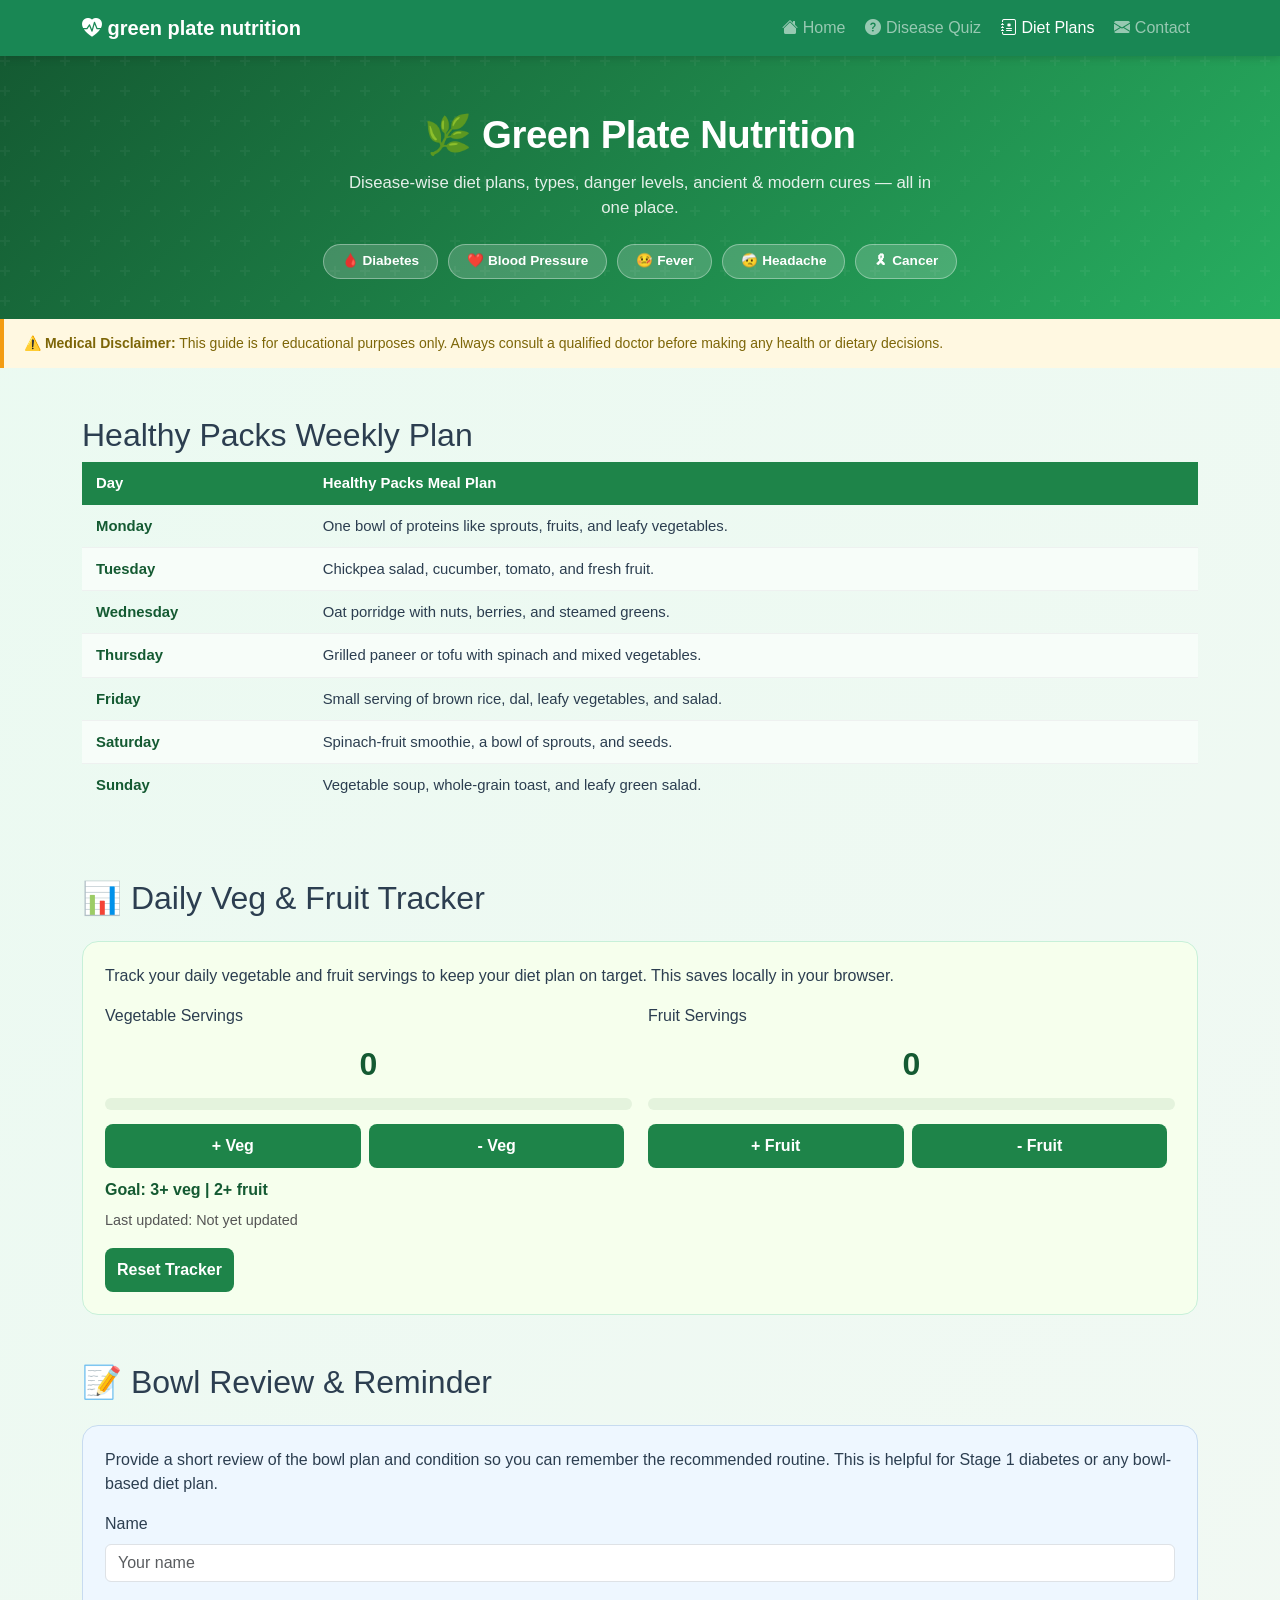
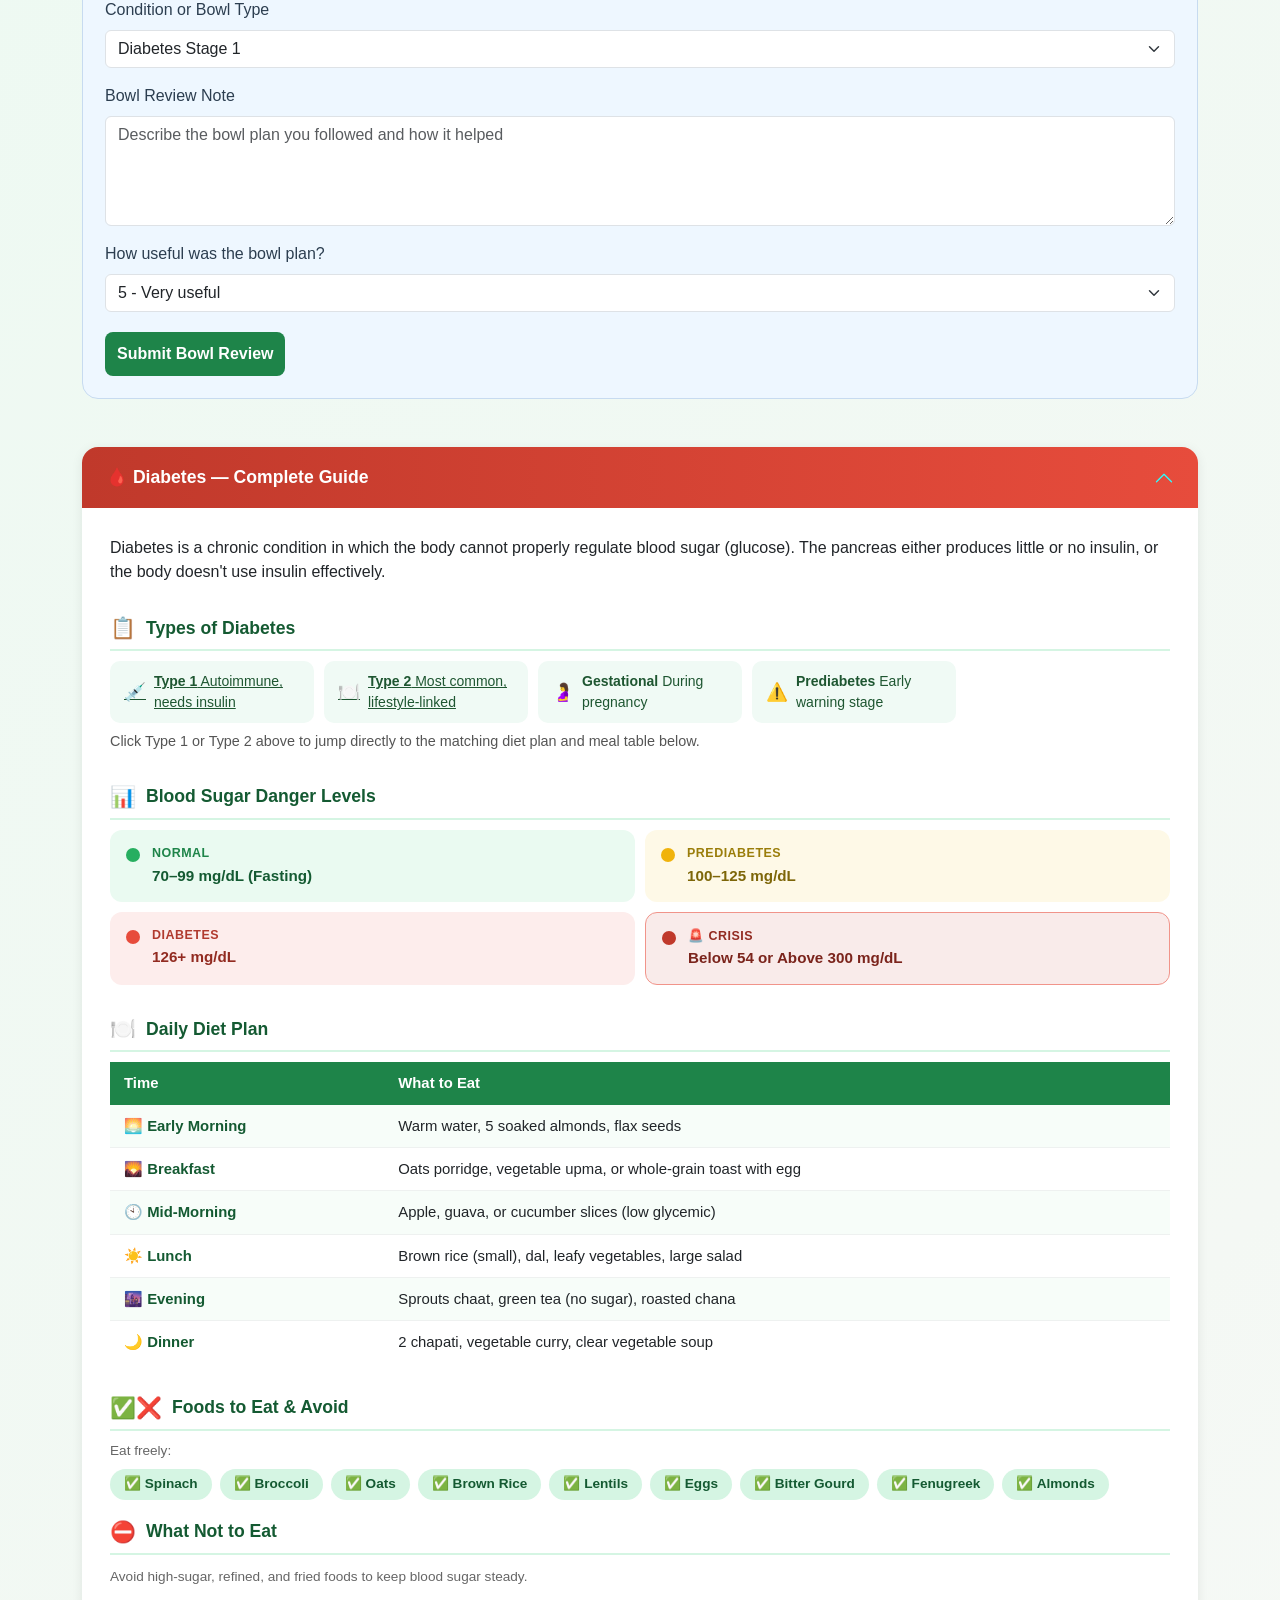
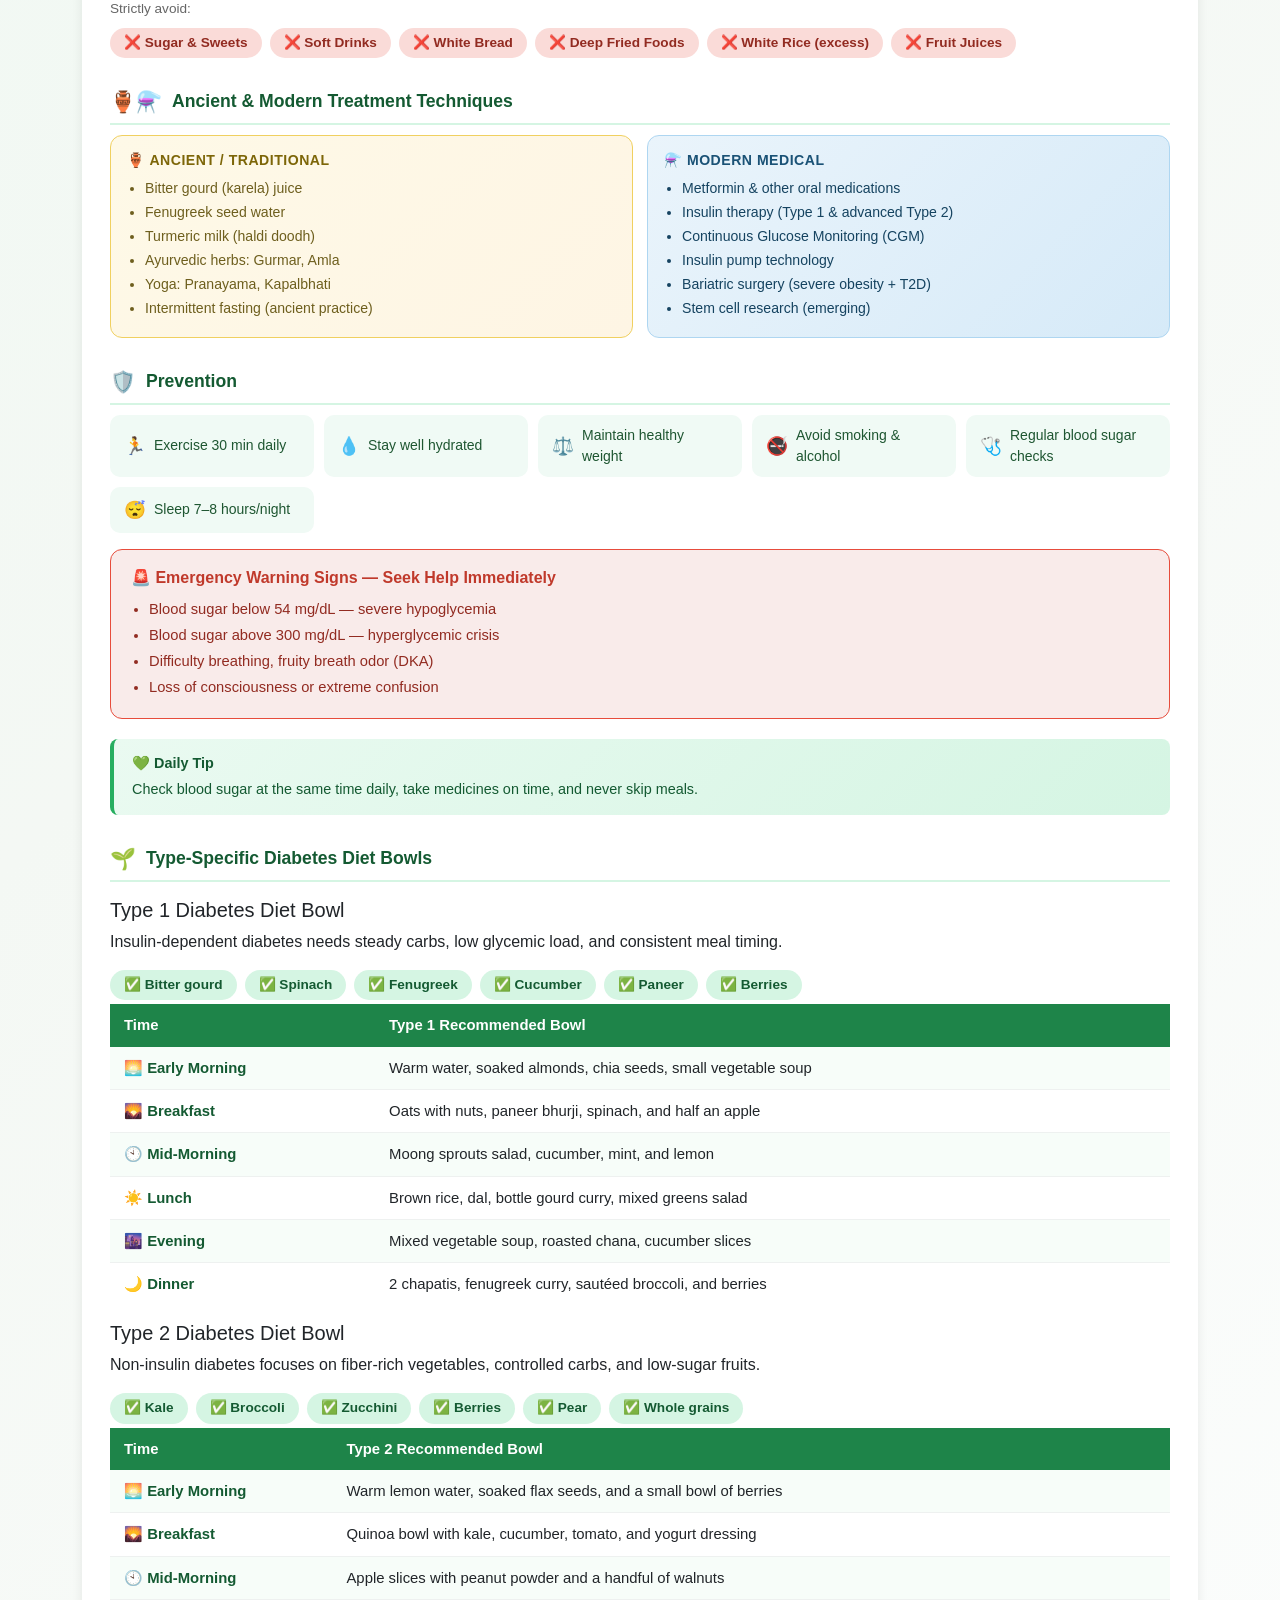
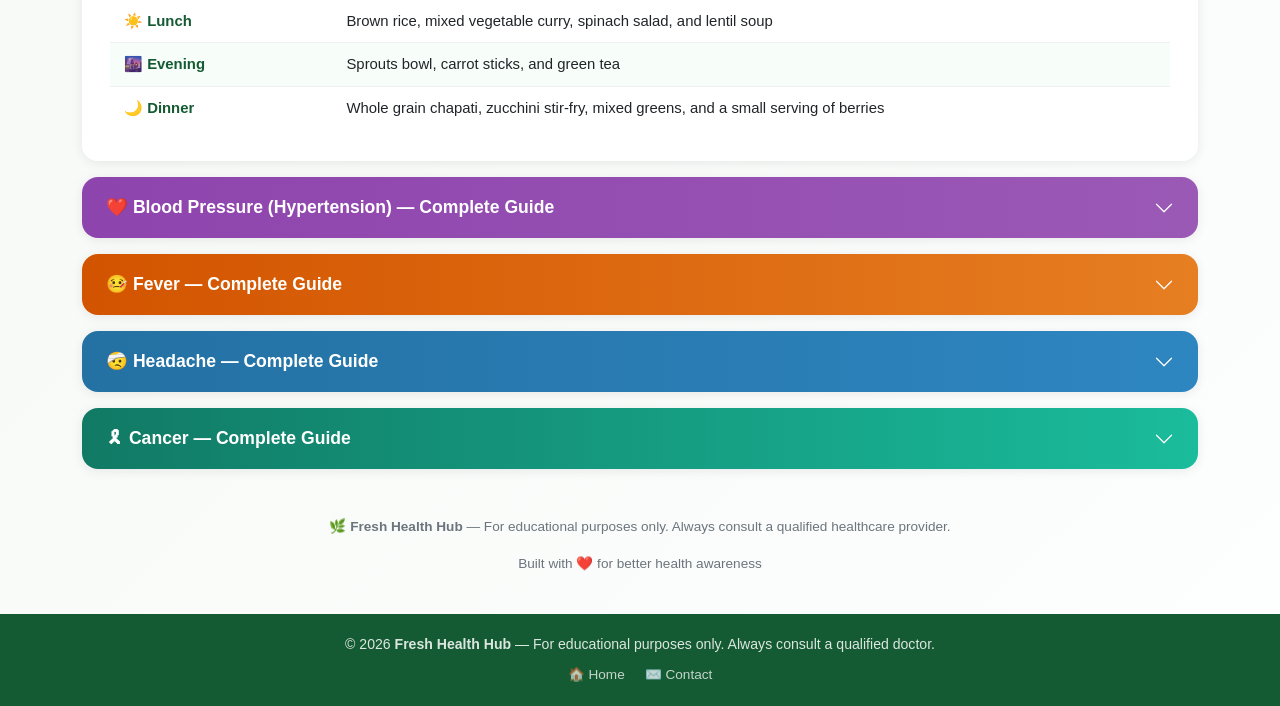
<file: templates/diet.html>
<!DOCTYPE html>
<html lang="en">
<head>
<meta charset="UTF-8">
<meta name="viewport" content="width=device-width, initial-scale=1">
<title>green plate nutrition - home</title>
<link href="https://cdn.jsdelivr.net/npm/bootstrap@5.3.3/dist/css/bootstrap.min.css" rel="stylesheet">
<link rel="stylesheet" href="https://cdn.jsdelivr.net/npm/bootstrap-icons@1.11.3/font/bootstrap-icons.min.css">
<style>
  :root {
    --green-dark: #145a32;
    --green-mid: #1e8449;
    --green-light: #d5f5e3;
    --accent: #f39c12;
    --red: #c0392b;
    --orange: #e67e22;
    --blue: #1a5276;
  }

  * { box-sizing: border-box; }

  body {
    background: linear-gradient(135deg, #eafaf1 0%, #f4f8f4 60%, #fdfefe 100%);
    font-family: 'Segoe UI', sans-serif;
    color: #2c3e50;
    min-height: 100vh;
  }

  /* ── HERO ── */
  .hero {
    background: linear-gradient(135deg, #145a32 0%, #1e8449 50%, #27ae60 100%);
    color: white;
    padding: 56px 24px 40px;
    text-align: center;
    position: relative;
    overflow: hidden;
  }
  .hero::before {
    content: '';
    position: absolute;
    inset: 0;
    background: url("data:image/svg+xml,%3Csvg width='60' height='60' viewBox='0 0 60 60' xmlns='http://www.w3.org/2000/svg'%3E%3Cg fill='none' fill-rule='evenodd'%3E%3Cg fill='%23ffffff' fill-opacity='0.04'%3E%3Cpath d='M36 34v-4h-2v4h-4v2h4v4h2v-4h4v-2h-4zm0-30V0h-2v4h-4v2h4v4h2V6h4V4h-4zM6 34v-4H4v4H0v2h4v4h2v-4h4v-2H6zM6 4V0H4v4H0v2h4v4h2V6h4V4H6z'/%3E%3C/g%3E%3C/g%3E%3C/svg%3E");
  }
  .hero h1 { font-size: 2.4rem; font-weight: 800; letter-spacing: -0.5px; position: relative; }
  .hero p  { font-size: 1.05rem; opacity: 0.88; max-width: 600px; margin: 12px auto 0; position: relative; }

  .hero-badges { display: flex; flex-wrap: wrap; gap: 10px; justify-content: center; margin-top: 24px; position: relative; }
  .hero-badge {
    background: rgba(255,255,255,0.18);
    border: 1px solid rgba(255,255,255,0.35);
    border-radius: 50px;
    padding: 6px 18px;
    font-size: 0.85rem;
    font-weight: 600;
    cursor: pointer;
    transition: background 0.2s;
    color: white;
    text-decoration: none;
  }
  .hero-badge:hover { background: rgba(255,255,255,0.32); color: white; }

  /* ── DISCLAIMER ── */
  .disclaimer {
    background: #fff8e1;
    border-left: 4px solid var(--accent);
    padding: 14px 20px;
    font-size: 0.875rem;
    color: #7d6608;
  }

  /* ── ACCORDION ── */
  .accordion { gap: 16px; display: flex; flex-direction: column; }

  .accordion-item {
    border: none !important;
    border-radius: 16px !important;
    overflow: hidden;
    box-shadow: 0 2px 12px rgba(0,0,0,0.08);
  }

  .accordion-button {
    font-size: 1.1rem;
    font-weight: 700;
    padding: 20px 24px;
    color: white !important;
    border-radius: 0 !important;
    box-shadow: none !important;
  }
  .accordion-button::after { filter: brightness(10); }
  .accordion-button:not(.collapsed)::after { filter: brightness(10); }

  .acc-diabetes   .accordion-button { background: linear-gradient(90deg,#c0392b,#e74c3c); }
  .acc-bp         .accordion-button { background: linear-gradient(90deg,#8e44ad,#9b59b6); }
  .acc-fever      .accordion-button { background: linear-gradient(90deg,#d35400,#e67e22); }
  .acc-headache   .accordion-button { background: linear-gradient(90deg,#2471a3,#2e86c1); }
  .acc-cancer     .accordion-button { background: linear-gradient(90deg,#117a65,#1abc9c); }

  .accordion-body { background: #fff; padding: 28px 28px 32px; }

  /* ── SECTION HEADS ── */
  .sec-title {
    display: flex;
    align-items: center;
    gap: 10px;
    font-size: 1.1rem;
    font-weight: 700;
    color: var(--green-dark);
    margin: 28px 0 10px;
    padding-bottom: 6px;
    border-bottom: 2px solid var(--green-light);
  }
  .sec-title:first-child { margin-top: 0; }
  .sec-icon { font-size: 1.3rem; }

  /* ── PILLS / TAGS ── */
  .tag-grid { display: flex; flex-wrap: wrap; gap: 8px; margin-bottom: 4px; }
  .tag {
    display: inline-flex; align-items: center; gap: 5px;
    padding: 5px 14px; border-radius: 50px; font-size: 0.85rem; font-weight: 600;
  }
  .tag-eat  { background: #d5f5e3; color: #145a32; }
  .tag-avoid{ background: #fadbd8; color: #922b21; }
  .tag-caution { background: #fef9e7; color: #7d6608; border: 1px solid #f0d060; }

  /* ── LEVEL BARS ── */
  .level-bar-wrap { display: grid; grid-template-columns: 1fr 1fr; gap: 10px; }
  .level-card {
    border-radius: 12px; padding: 14px 16px;
    display: flex; align-items: flex-start; gap: 12px;
  }
  .level-card .lc-dot { width: 14px; height: 14px; border-radius: 50%; flex-shrink: 0; margin-top: 4px; }
  .level-card .lc-label { font-size: 0.78rem; font-weight: 700; text-transform: uppercase; letter-spacing: 0.5px; }
  .level-card .lc-value { font-size: 0.95rem; font-weight: 600; margin-top: 2px; }
  .lc-normal  { background: #eafaf1; } .lc-normal  .lc-dot { background: #27ae60; } .lc-normal  .lc-label { color: #1e8449; } .lc-normal  .lc-value { color: #145a32; }
  .lc-warning { background: #fef9e7; } .lc-warning .lc-dot { background: #f0b30c; } .lc-warning .lc-label { color: #9a7d0a; } .lc-warning .lc-value { color: #7d6608; }
  .lc-danger  { background: #fdedec; } .lc-danger  .lc-dot { background: #e74c3c; } .lc-danger  .lc-label { color: #b03a2e; } .lc-danger  .lc-value { color: #922b21; }
  .lc-critical{ background: #f9ebea; border: 1px solid #f1948a; } .lc-critical .lc-dot { background: #c0392b; } .lc-critical .lc-label { color: #922b21; } .lc-critical .lc-value { color: #7b241c; }

  /* ── MEAL TABLE ── */
  .meal-table { width: 100%; border-collapse: collapse; font-size: 0.93rem; }
  .meal-table th { background: var(--green-mid); color: white; padding: 10px 14px; text-align: left; font-weight: 600; }
  .meal-table td { padding: 10px 14px; border-bottom: 1px solid #eef1f0; }
  .meal-table tr:nth-child(even) td { background: #f7fdf9; }
  .meal-table tr:last-child td { border-bottom: none; }
  .meal-time { font-weight: 600; color: var(--green-dark); white-space: nowrap; }

  /* ── TECHNIQUE CARDS ── */
  .tech-grid { display: grid; grid-template-columns: 1fr 1fr; gap: 14px; }
  .tech-card {
    border-radius: 12px; padding: 16px;
    border: 1px solid #e8f8f5;
  }
  .tech-card.ancient { background: linear-gradient(135deg,#fef9e7,#fef5e4); border-color: #f0d060; }
  .tech-card.modern  { background: linear-gradient(135deg,#eaf4fb,#d6eaf8); border-color: #aed6f1; }
  .tech-card h5 { font-size: 0.88rem; font-weight: 700; text-transform: uppercase; letter-spacing: 0.5px; margin-bottom: 8px; }
  .tech-card.ancient h5 { color: #7d6608; }
  .tech-card.modern  h5 { color: #1a5276; }
  .tech-card ul { margin: 0; padding-left: 18px; font-size: 0.88rem; line-height: 1.7; }
  .tech-card.ancient ul { color: #6e5f1e; }
  .tech-card.modern  ul { color: #154360; }

  /* ── EMERGENCY BOX ── */
  .emergency-box {
    background: #f9ebea;
    border: 1.5px solid #e74c3c;
    border-radius: 12px;
    padding: 16px 20px;
    font-size: 0.92rem;
    color: #922b21;
  }
  .emergency-box strong { display: block; font-size: 1rem; margin-bottom: 8px; color: #c0392b; }
  .emergency-box ul { margin: 0; padding-left: 18px; }
  .emergency-box li { margin-bottom: 4px; }

  /* ── TIP BOX ── */
  .tip-box {
    background: linear-gradient(135deg,#eafaf1,#d5f5e3);
    border-left: 4px solid #27ae60;
    border-radius: 8px;
    padding: 14px 18px;
    font-size: 0.9rem;
    color: #145a32;
    margin-top: 20px;
  }
  .tip-box strong { display: block; margin-bottom: 4px; }

  .tracker-panel {
    background: #f6ffed;
    border: 1px solid #c7f0d9;
    border-radius: 16px;
    padding: 22px;
    margin-top: 24px;
  }
  .tracker-grid { display: grid; grid-template-columns: 1fr 1fr; gap: 16px; margin-top: 16px; }
  .tracker-value { font-size: 2rem; font-weight: 700; color: var(--green-dark); margin: 10px 0; text-align: center; }
  .tracker-bar { background: #e4f3dd; border-radius: 999px; height: 12px; margin: 8px 0 10px; overflow: hidden; }
  .tracker-bar-fill { height: 100%; background: var(--green-mid); width: 0%; transition: width 0.25s ease; border-radius: 999px; }
  .tracker-button { display: inline-block; width: calc(50% - 8px); margin: 4px 4px 0 0; padding: 10px 12px; border: none; border-radius: 8px; background: var(--green-mid); color: white; cursor: pointer; font-weight: 700; }
  .tracker-button:hover { background: var(--green-dark); }
  .tracker-status { margin-top: 10px; font-weight: 700; color: var(--green-dark); }
  .tracker-timestamp { margin-top: 8px; font-size: 0.9rem; color: #555; }

  /* ── PREVENTION ── */
  .prev-grid { display: grid; grid-template-columns: repeat(auto-fill, minmax(200px,1fr)); gap: 10px; }
  .prev-item {
    background: #f0faf5;
    border-radius: 10px;
    padding: 10px 14px;
    font-size: 0.875rem;
    display: flex; align-items: center; gap: 8px;
    color: #1e5631;
  }
  .prev-item .pi-icon { font-size: 1.1rem; }

  /* ── RESPONSIVE ── */
  @media (max-width: 600px) {
    .level-bar-wrap, .tech-grid { grid-template-columns: 1fr; }
    .hero h1 { font-size: 1.7rem; }
    .accordion-body { padding: 20px 16px; }
  }
</style>
</head>
<body>

<!-- NAVBAR -->
<nav class="navbar navbar-expand-lg navbar-dark bg-success sticky-top" style="box-shadow:0 2px 8px rgba(0,0,0,0.15);">
  <div class="container">
    <a class="navbar-brand fw-bold" href="/"><i class="bi bi-heart-pulse-fill"></i> green plate nutrition</a>
    <button class="navbar-toggler" type="button" data-bs-toggle="collapse" data-bs-target="#navbarNav">
      <span class="navbar-toggler-icon"></span>
    </button>
    <div class="collapse navbar-collapse" id="navbarNav">
      <ul class="navbar-nav ms-auto gap-1">
        <li class="nav-item"><a class="nav-link" href="/"><i class="bi bi-house-fill"></i> Home</a></li>
        <li class="nav-item"><a class="nav-link" href="/quiz"><i class="bi bi-question-circle-fill"></i> Disease Quiz</a></li>
        <li class="nav-item"><a class="nav-link active" href="/diet"><i class="bi bi-journal-medical"></i> Diet Plans</a></li>
        <li class="nav-item"><a class="nav-link" href="/contact"><i class="bi bi-envelope-fill"></i> Contact</a></li>
      </ul>
    </div>
  </div>
</nav>

<!-- HERO -->
<div class="hero">
  <h1>🌿 Green Plate Nutrition</h1>
  <p>Disease-wise diet plans, types, danger levels, ancient & modern cures — all in one place.</p>
  <div class="hero-badges">
    <a class="hero-badge" href="#sec-diabetes">🩸 Diabetes</a>
    <a class="hero-badge" href="#sec-bp">❤️ Blood Pressure</a>
    <a class="hero-badge" href="#sec-fever">🤒 Fever</a>
    <a class="hero-badge" href="#sec-headache">🤕 Headache</a>
    <a class="hero-badge" href="#sec-cancer">🎗 Cancer</a>
  </div>
</div>

<!-- DISCLAIMER -->
<div class="disclaimer">
  ⚠️ <strong>Medical Disclaimer:</strong> This guide is for educational purposes only. Always consult a qualified doctor before making any health or dietary decisions.
</div>

<section class="container py-5">
  <h2 class="section-title">Healthy Packs Weekly Plan</h2>
  <div class="table-responsive">
    <table class="meal-table">
      <thead>
        <tr>
          <th>Day</th>
          <th>Healthy Packs Meal Plan</th>
        </tr>
      </thead>
      <tbody>
        <tr><td class="meal-time">Monday</td><td>One bowl of proteins like sprouts, fruits, and leafy vegetables.</td></tr>
        <tr><td class="meal-time">Tuesday</td><td>Chickpea salad, cucumber, tomato, and fresh fruit.</td></tr>
        <tr><td class="meal-time">Wednesday</td><td>Oat porridge with nuts, berries, and steamed greens.</td></tr>
        <tr><td class="meal-time">Thursday</td><td>Grilled paneer or tofu with spinach and mixed vegetables.</td></tr>
        <tr><td class="meal-time">Friday</td><td>Small serving of brown rice, dal, leafy vegetables, and salad.</td></tr>
        <tr><td class="meal-time">Saturday</td><td>Spinach-fruit smoothie, a bowl of sprouts, and seeds.</td></tr>
        <tr><td class="meal-time">Sunday</td><td>Vegetable soup, whole-grain toast, and leafy green salad.</td></tr>
      </tbody>
    </table>
  </div>
</section>

<section class="container py-4">
  <h2 class="section-title">📊 Daily Veg & Fruit Tracker</h2>
  <div class="tracker-panel">
    <p>Track your daily vegetable and fruit servings to keep your diet plan on target. This saves locally in your browser.</p>
    <div class="tracker-grid">
      <div>
        <div class="section-title" style="margin-bottom:12px;">Vegetable Servings</div>
        <div class="tracker-value" id="dietVegCount">0</div>
        <div class="tracker-bar"><div class="tracker-bar-fill" id="dietVegProgress"></div></div>
        <button class="tracker-button" onclick="adjustDietTracker('veg', 1)">+ Veg</button>
        <button class="tracker-button" onclick="adjustDietTracker('veg', -1)">- Veg</button>
      </div>
      <div>
        <div class="section-title" style="margin-bottom:12px;">Fruit Servings</div>
        <div class="tracker-value" id="dietFruitCount">0</div>
        <div class="tracker-bar"><div class="tracker-bar-fill" id="dietFruitProgress"></div></div>
        <button class="tracker-button" onclick="adjustDietTracker('fruit', 1)">+ Fruit</button>
        <button class="tracker-button" onclick="adjustDietTracker('fruit', -1)">- Fruit</button>
      </div>
    </div>
    <div class="tracker-status" id="dietTrackerStatus">Goal: 3+ veg, 2+ fruit servings daily.</div>
    <div class="tracker-timestamp" id="dietTrackerUpdated">Last updated: not yet set</div>
    <button class="tracker-button" style="margin-top:16px; width:auto;" onclick="resetDietTracker()">Reset Tracker</button>
  </div>
</section>

<section class="container py-4">
  <h2 class="section-title">📝 Bowl Review & Reminder</h2>
  <div class="tracker-panel" style="background:#eef7ff; border-color:#c7dbf0;">
    <p>Provide a short review of the bowl plan and condition so you can remember the recommended routine. This is helpful for Stage 1 diabetes or any bowl-based diet plan.</p>
    <form action="/submit_bowl_review" method="post">
      <div class="mb-3">
        <label class="form-label" for="name">Name</label>
        <input type="text" class="form-control" id="name" name="name" placeholder="Your name" required>
      </div>
      <div class="mb-3">
        <label class="form-label" for="condition">Condition or Bowl Type</label>
        <select class="form-select" id="condition" name="condition" required>
          <option value="Diabetes Stage 1">Diabetes Stage 1</option>
          <option value="Type 1 Diabetes">Type 1 Diabetes</option>
          <option value="Type 2 Diabetes">Type 2 Diabetes</option>
          <option value="Stage 1 Hypertension">Stage 1 Hypertension</option>
          <option value="Elevated Blood Pressure">Elevated Blood Pressure</option>
          <option value="Fever Recovery">Fever Recovery</option>
          <option value="Headache Relief">Headache Relief</option>
          <option value="Cancer Support">Cancer Support</option>
        </select>
      </div>
      <div class="mb-3">
        <label class="form-label" for="bowl_note">Bowl Review Note</label>
        <textarea class="form-control" id="bowl_note" name="bowl_note" rows="4" placeholder="Describe the bowl plan you followed and how it helped" required></textarea>
      </div>
      <div class="mb-3">
        <label class="form-label" for="rating">How useful was the bowl plan?</label>
        <select class="form-select" id="rating" name="rating" required>
          <option value="5">5 - Very useful</option>
          <option value="4">4 - Useful</option>
          <option value="3">3 - Somewhat useful</option>
          <option value="2">2 - Not very useful</option>
          <option value="1">1 - Not useful</option>
        </select>
      </div>
      <button type="submit" class="tracker-button" style="width:auto;">Submit Bowl Review</button>
    </form>
  </div>
</section>

<div class="container my-4">
<div class="accordion" id="healthAccordion">

<!-- ═══════════════════════════════ DIABETES ═══════════════════════════════ -->
<div class="accordion-item acc-diabetes" id="sec-diabetes">
  <h2 class="accordion-header">
    <button class="accordion-button" type="button" data-bs-toggle="collapse" data-bs-target="#colDiabetes">
      🩸 Diabetes — Complete Guide
    </button>
  </h2>
  <div id="colDiabetes" class="accordion-collapse collapse">
    <div class="accordion-body">

      <p>Diabetes is a chronic condition in which the body cannot properly regulate blood sugar (glucose). The pancreas either produces little or no insulin, or the body doesn't use insulin effectively.</p>

      <div class="sec-title"><span class="sec-icon">📋</span> Types of Diabetes</div>
      <div class="prev-grid">
        <a class="prev-item" href="#sec-diabetes-type1"><span class="pi-icon">💉</span><div><strong>Type 1</strong> Autoimmune, needs insulin</div></a>
        <a class="prev-item" href="#sec-diabetes-type2"><span class="pi-icon">🍽️</span><div><strong>Type 2</strong> Most common, lifestyle-linked</div></a>
        <div class="prev-item"><span class="pi-icon">🤰</span><div><strong>Gestational</strong> During pregnancy</div></div>
        <div class="prev-item"><span class="pi-icon">⚠️</span><div><strong>Prediabetes</strong> Early warning stage</div></div>
      </div>
      <p style="font-size:0.9rem;color:#555;margin-top:8px;">Click Type 1 or Type 2 above to jump directly to the matching diet plan and meal table below.</p>

      <div class="sec-title"><span class="sec-icon">📊</span> Blood Sugar Danger Levels</div>
      <div class="level-bar-wrap">
        <div class="level-card lc-normal"><div class="lc-dot"></div><div><div class="lc-label">Normal</div><div class="lc-value">70–99 mg/dL (Fasting)</div></div></div>
        <div class="level-card lc-warning"><div class="lc-dot"></div><div><div class="lc-label">Prediabetes</div><div class="lc-value">100–125 mg/dL</div></div></div>
        <div class="level-card lc-danger"><div class="lc-dot"></div><div><div class="lc-label">Diabetes</div><div class="lc-value">126+ mg/dL</div></div></div>
        <div class="level-card lc-critical"><div class="lc-dot"></div><div><div class="lc-label">🚨 Crisis</div><div class="lc-value">Below 54 or Above 300 mg/dL</div></div></div>
      </div>

      <div class="sec-title"><span class="sec-icon">🍽️</span> Daily Diet Plan</div>
      <table class="meal-table">
        <tr><th>Time</th><th>What to Eat</th></tr>
        <tr><td class="meal-time">🌅 Early Morning</td><td>Warm water, 5 soaked almonds, flax seeds</td></tr>
        <tr><td class="meal-time">🌄 Breakfast</td><td>Oats porridge, vegetable upma, or whole-grain toast with egg</td></tr>
        <tr><td class="meal-time">🕙 Mid-Morning</td><td>Apple, guava, or cucumber slices (low glycemic)</td></tr>
        <tr><td class="meal-time">☀️ Lunch</td><td>Brown rice (small), dal, leafy vegetables, large salad</td></tr>
        <tr><td class="meal-time">🌆 Evening</td><td>Sprouts chaat, green tea (no sugar), roasted chana</td></tr>
        <tr><td class="meal-time">🌙 Dinner</td><td>2 chapati, vegetable curry, clear vegetable soup</td></tr>
      </table>

      <div class="sec-title"><span class="sec-icon">✅❌</span> Foods to Eat & Avoid</div>
      <p style="font-size:0.85rem;color:#666;margin-bottom:8px;">Eat freely:</p>
      <div class="tag-grid">
        <span class="tag tag-eat">✅ Spinach</span><span class="tag tag-eat">✅ Broccoli</span><span class="tag tag-eat">✅ Oats</span>
        <span class="tag tag-eat">✅ Brown Rice</span><span class="tag tag-eat">✅ Lentils</span><span class="tag tag-eat">✅ Eggs</span>
        <span class="tag tag-eat">✅ Bitter Gourd</span><span class="tag tag-eat">✅ Fenugreek</span><span class="tag tag-eat">✅ Almonds</span>
      </div>
      <div class="sec-title" style="margin-top:16px;"><span class="sec-icon">⛔</span> What Not to Eat</div>
      <p style="font-size:0.85rem;color:#666;margin:12px 0 8px;">Avoid high-sugar, refined, and fried foods to keep blood sugar steady.</p>
      <p style="font-size:0.85rem;color:#666;margin:12px 0 8px;">Strictly avoid:</p>
      <div class="tag-grid">
        <span class="tag tag-avoid">❌ Sugar & Sweets</span><span class="tag tag-avoid">❌ Soft Drinks</span><span class="tag tag-avoid">❌ White Bread</span>
        <span class="tag tag-avoid">❌ Deep Fried Foods</span><span class="tag tag-avoid">❌ White Rice (excess)</span><span class="tag tag-avoid">❌ Fruit Juices</span>
      </div>

      <div class="sec-title"><span class="sec-icon">🏺⚗️</span> Ancient & Modern Treatment Techniques</div>
      <div class="tech-grid">
        <div class="tech-card ancient">
          <h5>🏺 Ancient / Traditional</h5>
          <ul>
            <li>Bitter gourd (karela) juice</li>
            <li>Fenugreek seed water</li>
            <li>Turmeric milk (haldi doodh)</li>
            <li>Ayurvedic herbs: Gurmar, Amla</li>
            <li>Yoga: Pranayama, Kapalbhati</li>
            <li>Intermittent fasting (ancient practice)</li>
          </ul>
        </div>
        <div class="tech-card modern">
          <h5>⚗️ Modern Medical</h5>
          <ul>
            <li>Metformin & other oral medications</li>
            <li>Insulin therapy (Type 1 & advanced Type 2)</li>
            <li>Continuous Glucose Monitoring (CGM)</li>
            <li>Insulin pump technology</li>
            <li>Bariatric surgery (severe obesity + T2D)</li>
            <li>Stem cell research (emerging)</li>
          </ul>
        </div>
      </div>

      <div class="sec-title"><span class="sec-icon">🛡️</span> Prevention</div>
      <div class="prev-grid">
        <div class="prev-item"><span class="pi-icon">🏃</span> Exercise 30 min daily</div>
        <div class="prev-item"><span class="pi-icon">💧</span> Stay well hydrated</div>
        <div class="prev-item"><span class="pi-icon">⚖️</span> Maintain healthy weight</div>
        <div class="prev-item"><span class="pi-icon">🚭</span> Avoid smoking & alcohol</div>
        <div class="prev-item"><span class="pi-icon">🩺</span> Regular blood sugar checks</div>
        <div class="prev-item"><span class="pi-icon">😴</span> Sleep 7–8 hours/night</div>
      </div>

      <div class="emergency-box mt-3">
        <strong>🚨 Emergency Warning Signs — Seek Help Immediately</strong>
        <ul>
          <li>Blood sugar below 54 mg/dL — severe hypoglycemia</li>
          <li>Blood sugar above 300 mg/dL — hyperglycemic crisis</li>
          <li>Difficulty breathing, fruity breath odor (DKA)</li>
          <li>Loss of consciousness or extreme confusion</li>
        </ul>
      </div>
      <div class="tip-box"><strong>💚 Daily Tip</strong> Check blood sugar at the same time daily, take medicines on time, and never skip meals.</div>

      <div class="sec-title"><span class="sec-icon">🌱</span> Type-Specific Diabetes Diet Bowls</div>
      <div id="sec-diabetes-type1" tabindex="-1"></div>
      <h5 style="margin-top:16px;">Type 1 Diabetes Diet Bowl</h5>
      <p>Insulin-dependent diabetes needs steady carbs, low glycemic load, and consistent meal timing.</p>
      <div class="tag-grid">
        <span class="tag tag-eat">✅ Bitter gourd</span><span class="tag tag-eat">✅ Spinach</span><span class="tag tag-eat">✅ Fenugreek</span>
        <span class="tag tag-eat">✅ Cucumber</span><span class="tag tag-eat">✅ Paneer</span><span class="tag tag-eat">✅ Berries</span>
      </div>
      <table class="meal-table">
        <tr><th>Time</th><th>Type 1 Recommended Bowl</th></tr>
        <tr><td class="meal-time">🌅 Early Morning</td><td>Warm water, soaked almonds, chia seeds, small vegetable soup</td></tr>
        <tr><td class="meal-time">🌄 Breakfast</td><td>Oats with nuts, paneer bhurji, spinach, and half an apple</td></tr>
        <tr><td class="meal-time">🕙 Mid-Morning</td><td>Moong sprouts salad, cucumber, mint, and lemon</td></tr>
        <tr><td class="meal-time">☀️ Lunch</td><td>Brown rice, dal, bottle gourd curry, mixed greens salad</td></tr>
        <tr><td class="meal-time">🌆 Evening</td><td>Mixed vegetable soup, roasted chana, cucumber slices</td></tr>
        <tr><td class="meal-time">🌙 Dinner</td><td>2 chapatis, fenugreek curry, sautéed broccoli, and berries</td></tr>
      </table>

      <div id="sec-diabetes-type2" tabindex="-1"></div>
      <h5 style="margin-top:16px;">Type 2 Diabetes Diet Bowl</h5>
      <p>Non-insulin diabetes focuses on fiber-rich vegetables, controlled carbs, and low-sugar fruits.</p>
      <div class="tag-grid">
        <span class="tag tag-eat">✅ Kale</span><span class="tag tag-eat">✅ Broccoli</span><span class="tag tag-eat">✅ Zucchini</span>
        <span class="tag tag-eat">✅ Berries</span><span class="tag tag-eat">✅ Pear</span><span class="tag tag-eat">✅ Whole grains</span>
      </div>
      <table class="meal-table">
        <tr><th>Time</th><th>Type 2 Recommended Bowl</th></tr>
        <tr><td class="meal-time">🌅 Early Morning</td><td>Warm lemon water, soaked flax seeds, and a small bowl of berries</td></tr>
        <tr><td class="meal-time">🌄 Breakfast</td><td>Quinoa bowl with kale, cucumber, tomato, and yogurt dressing</td></tr>
        <tr><td class="meal-time">🕙 Mid-Morning</td><td>Apple slices with peanut powder and a handful of walnuts</td></tr>
        <tr><td class="meal-time">☀️ Lunch</td><td>Brown rice, mixed vegetable curry, spinach salad, and lentil soup</td></tr>
        <tr><td class="meal-time">🌆 Evening</td><td>Sprouts bowl, carrot sticks, and green tea</td></tr>
        <tr><td class="meal-time">🌙 Dinner</td><td>Whole grain chapati, zucchini stir-fry, mixed greens, and a small serving of berries</td></tr>
      </table>
    </div>
  </div>
</div>

<!-- ═══════════════════════════════ BLOOD PRESSURE ═══════════════════════════════ -->
<div class="accordion-item acc-bp" id="sec-bp">
  <h2 class="accordion-header">
    <button class="accordion-button collapsed" type="button" data-bs-toggle="collapse" data-bs-target="#colBP">
      ❤️ Blood Pressure (Hypertension) — Complete Guide
    </button>
  </h2>
  <div id="colBP" class="accordion-collapse collapse">
    <div class="accordion-body">

      <p>Blood pressure is the force exerted by blood against artery walls. Uncontrolled high BP silently damages the heart, brain, kidneys, and blood vessels — often called the "silent killer."</p>

      <div class="sec-title"><span class="sec-icon">📋</span> Types / Stages</div>
      <div class="prev-grid">
        <div class="prev-item"><span class="pi-icon">🟢</span><div><strong>Normal</strong> Below 120/80</div></div>
        <div class="prev-item"><span class="pi-icon">🟡</span><div><strong>Elevated</strong> 120–129 / &lt;80</div></div>
        <div class="prev-item"><span class="pi-icon">🟠</span><div><strong>Stage 1 HTN</strong> 130–139 / 80–89</div></div>
        <div class="prev-item"><span class="pi-icon">🔴</span><div><strong>Stage 2 HTN</strong> 140/90 or above</div></div>
        <div class="prev-item"><span class="pi-icon">🚨</span><div><strong>Hypertensive Crisis</strong> 180/120+</div></div>
        <div class="prev-item"><span class="pi-icon">⬇️</span><div><strong>Low BP (Hypotension)</strong> Below 90/60</div></div>
      </div>

      <div class="sec-title"><span class="sec-icon">📊</span> Danger Level Indicators</div>
      <div class="level-bar-wrap">
        <div class="level-card lc-normal"><div class="lc-dot"></div><div><div class="lc-label">Normal</div><div class="lc-value">Below 120/80 mmHg</div></div></div>
        <div class="level-card lc-warning"><div class="lc-dot"></div><div><div class="lc-label">Elevated</div><div class="lc-value">120–129 / Below 80</div></div></div>
        <div class="level-card lc-danger"><div class="lc-dot"></div><div><div class="lc-label">Stage 2 HTN</div><div class="lc-value">140/90 mmHg +</div></div></div>
        <div class="level-card lc-critical"><div class="lc-dot"></div><div><div class="lc-label">🚨 Crisis</div><div class="lc-value">Above 180/120 mmHg</div></div></div>
      </div>

      <div class="sec-title"><span class="sec-icon">🍽️</span> DASH Diet Plan (Recommended)</div>
      <table class="meal-table">
        <tr><th>Time</th><th>What to Eat</th></tr>
        <tr><td class="meal-time">🌅 Early Morning</td><td>Warm lemon water, 2–3 soaked walnuts</td></tr>
        <tr><td class="meal-time">🌄 Breakfast</td><td>Oats porridge with berries, low-fat milk</td></tr>
        <tr><td class="meal-time">🕙 Mid-Morning</td><td>Banana or apple (potassium-rich)</td></tr>
        <tr><td class="meal-time">☀️ Lunch</td><td>Brown rice, dal, spinach sabzi, cucumber salad (no added salt)</td></tr>
        <tr><td class="meal-time">🌆 Evening</td><td>Green tea, roasted chickpeas (unsalted)</td></tr>
        <tr><td class="meal-time">🌙 Dinner</td><td>Chapati, vegetable curry (low salt), clear soup</td></tr>
        <tr><td class="meal-time">🌛 Before Bed</td><td>Warm low-fat milk</td></tr>
      </table>

      <div class="sec-title"><span class="sec-icon">✅❌</span> Foods to Eat & Avoid</div>
      <div class="tag-grid">
        <span class="tag tag-eat">✅ Banana</span><span class="tag tag-eat">✅ Spinach</span><span class="tag tag-eat">✅ Beetroot</span>
        <span class="tag tag-eat">✅ Oats</span><span class="tag tag-eat">✅ Watermelon</span><span class="tag tag-eat">✅ Garlic</span>
        <span class="tag tag-eat">✅ Almonds</span><span class="tag tag-eat">✅ Walnuts</span><span class="tag tag-eat">✅ Lentils</span>
      </div>
      <div class="sec-title" style="margin-top:16px;"><span class="sec-icon">⛔</span> What Not to Eat</div>
      <p style="font-size:0.85rem;color:#666;margin:12px 0 8px;">Avoid salty, processed, and fatty foods that raise blood pressure.</p>
      <p style="font-size:0.85rem;color:#666;margin:12px 0 8px;">Strictly avoid:</p>
      <div class="tag-grid">
        <span class="tag tag-avoid">❌ Excess Salt</span><span class="tag tag-avoid">❌ Pickles</span><span class="tag tag-avoid">❌ Chips & Namkeen</span>
        <span class="tag tag-avoid">❌ Processed Foods</span><span class="tag tag-avoid">❌ Instant Noodles</span><span class="tag tag-avoid">❌ Alcohol</span>
        <span class="tag tag-avoid">❌ Sugary Drinks</span>
      </div>

      <div class="sec-title"><span class="sec-icon">🏺⚗️</span> Ancient & Modern Treatment</div>
      <div class="tech-grid">
        <div class="tech-card ancient">
          <h5>🏺 Ancient / Traditional</h5>
          <ul>
            <li>Garlic clove on empty stomach</li>
            <li>Arjuna tree bark decoction (Ayurveda)</li>
            <li>Hibiscus tea (Roselle flower)</li>
            <li>Sarpagandha herb (Rauwolfia)</li>
            <li>Yoga: Shavasana, Anulom-Vilom</li>
            <li>Low-salt diet (traditional wisdom)</li>
          </ul>
        </div>
        <div class="tech-card modern">
          <h5>⚗️ Modern Medical</h5>
          <ul>
            <li>ACE inhibitors (e.g., Lisinopril)</li>
            <li>Beta-blockers & Calcium channel blockers</li>
            <li>Diuretics (water pills)</li>
            <li>24-hour ambulatory BP monitoring</li>
            <li>Renal denervation (resistant HTN)</li>
            <li>Lifestyle + medication combo therapy</li>
          </ul>
        </div>
      </div>
      <div class="sec-title"><span class="sec-icon">🌱</span> Blood Pressure Stage-Specific Diet Bowls</div>
      <div class="prev-grid">
        <a class="prev-item" href="#sec-bp-normal"><span class="pi-icon">🟢</span><div><strong>Normal</strong> Below 120/80</div></a>
        <a class="prev-item" href="#sec-bp-elevated"><span class="pi-icon">🟡</span><div><strong>Elevated</strong> 120–129 / <80</div></a>
        <a class="prev-item" href="#sec-bp-stage1"><span class="pi-icon">🟠</span><div><strong>Stage 1</strong> 130–139 / 80–89</div></a>
        <a class="prev-item" href="#sec-bp-stage2"><span class="pi-icon">🔴</span><div><strong>Stage 2</strong> 140/90 or above</div></a>
      </div>
      <p style="font-size:0.9rem;color:#555;margin-top:8px;">Click a stage above to jump directly to the matching BP diet table below.</p>

      <div class="sec-title"><span class="sec-icon">🛡️</span> Prevention</div>
      <div class="prev-grid">
        <div class="prev-item"><span class="pi-icon">🧂</span> Reduce salt to &lt;5g/day</div>
        <div class="prev-item"><span class="pi-icon">🏃</span> 30 min brisk walk daily</div>
        <div class="prev-item"><span class="pi-icon">⚖️</span> Maintain healthy BMI</div>
        <div class="prev-item"><span class="pi-icon">🧘</span> Yoga & stress management</div>
        <div class="prev-item"><span class="pi-icon">🚭</span> Quit smoking</div>
        <div class="prev-item"><span class="pi-icon">😴</span> 7–8 hours quality sleep</div>
      </div>

      <div class="emergency-box mt-3">
        <strong>🚨 Emergency Warning Signs</strong>
        <ul>
          <li>BP reading above 180/120 mmHg</li>
          <li>Severe chest pain or pressure</li>
          <li>Sudden weakness or numbness on one side</li>
          <li>Severe headache + blurred vision</li>
          <li>Difficulty breathing or loss of consciousness</li>
        </ul>
      </div>
      <div class="tip-box"><strong>💚 Daily Tip</strong> Reduce salt, stay active, monitor BP at home daily, and never stop medication without your doctor's advice.</div>

      <div class="sec-title"><span class="sec-icon">🌱</span> Blood Pressure Stage-Specific Diet Bowls</div>
      <div id="sec-bp-normal"></div>
      <h5 style="margin-top:16px;">Normal Blood Pressure Bowl</h5>
      <p>Maintain health with balanced whole foods, plenty of greens, and moderate salt.</p>
      <div class="tag-grid">
        <span class="tag tag-eat">✅ Leafy greens</span><span class="tag tag-eat">✅ Apples</span><span class="tag tag-eat">✅ Berries</span>
        <span class="tag tag-eat">✅ Oats</span><span class="tag tag-eat">✅ Nuts</span><span class="tag tag-eat">✅ Cucumber</span>
      </div>
      <div id="sec-bp-elevated"></div>
      <h5 style="margin-top:16px;">Elevated Blood Pressure Bowl</h5>
      <p>Use potassium-rich vegetables and low-salt grains to keep pressure stable.</p>
      <div class="tag-grid">
        <span class="tag tag-eat">✅ Spinach</span><span class="tag tag-eat">✅ Celery</span><span class="tag tag-eat">✅ Broccoli</span>
        <span class="tag tag-eat">✅ Oranges</span><span class="tag tag-eat">✅ Kiwi</span><span class="tag tag-eat">✅ Oats</span>
      </div>
      <div id="sec-bp-stage1"></div>
      <h5 style="margin-top:16px;">Stage 1 Hypertension Bowl</h5>
      <p>Focus on low-sodium, high-fiber foods and calming herbs.</p>
      <div class="tag-grid">
        <span class="tag tag-eat">✅ Beetroot</span><span class="tag tag-eat">✅ Garlic</span><span class="tag tag-eat">✅ Sweet potato</span>
        <span class="tag tag-eat">✅ Apples</span><span class="tag tag-eat">✅ Pomegranate</span><span class="tag tag-eat">✅ Lentils</span>
      </div>
      <div id="sec-bp-stage2"></div>
      <h5 style="margin-top:16px;">Stage 2 Hypertension Bowl</h5>
      <p>Use the DASH approach with vegetables, fruits, and minimal salt.</p>
      <div class="tag-grid">
        <span class="tag tag-eat">✅ Swiss chard</span><span class="tag tag-eat">✅ Tomato</span><span class="tag tag-eat">✅ Cucumber</span>
        <span class="tag tag-eat">✅ Berries</span><span class="tag tag-eat">✅ Guava</span><span class="tag tag-eat">✅ Brown rice</span>
      </div>
    </div>
  </div>
</div>

<!-- ═══════════════════════════════ FEVER ═══════════════════════════════ -->
<div class="accordion-item acc-fever" id="sec-fever">
  <h2 class="accordion-header">
    <button class="accordion-button collapsed" type="button" data-bs-toggle="collapse" data-bs-target="#colFever">
      🤒 Fever — Complete Guide
    </button>
  </h2>
  <div id="colFever" class="accordion-collapse collapse">
    <div class="accordion-body">

      <p>Fever is a temporary rise in body temperature — usually above 37.2°C — triggered by infection, inflammation, or illness. It's the body's natural immune response to fight pathogens.</p>

      <div class="sec-title"><span class="sec-icon">📋</span> Types of Fever</div>
      <div class="prev-grid">
        <div class="prev-item"><span class="pi-icon">🦠</span><div><strong>Viral Fever</strong> Most common; flu, cold</div></div>
        <div class="prev-item"><span class="pi-icon">🦟</span><div><strong>Dengue Fever</strong> Aedes mosquito bite</div></div>
        <div class="prev-item"><span class="pi-icon">🌊</span><div><strong>Typhoid</strong> Contaminated food/water</div></div>
        <div class="prev-item"><span class="pi-icon">🦟</span><div><strong>Malaria</strong> Anopheles mosquito</div></div>
        <div class="prev-item"><span class="pi-icon">🧫</span><div><strong>Bacterial Fever</strong> Pneumonia, UTI etc.</div></div>
        <div class="prev-item"><span class="pi-icon">🌡️</span><div><strong>Heat Stroke</strong> Environmental heat</div></div>
      </div>

      <div class="sec-title"><span class="sec-icon">📊</span> Temperature Danger Levels</div>
      <div class="level-bar-wrap">
        <div class="level-card lc-normal"><div class="lc-dot"></div><div><div class="lc-label">Normal</div><div class="lc-value">36.1°C – 37.2°C</div></div></div>
        <div class="level-card lc-warning"><div class="lc-dot"></div><div><div class="lc-label">Mild Fever</div><div class="lc-value">37.3°C – 38°C</div></div></div>
        <div class="level-card lc-danger"><div class="lc-dot"></div><div><div class="lc-label">High Fever</div><div class="lc-value">Above 39°C</div></div></div>
        <div class="level-card lc-critical"><div class="lc-dot"></div><div><div class="lc-label">🚨 Emergency</div><div class="lc-value">Above 40°C</div></div></div>
      </div>

      <div class="sec-title"><span class="sec-icon">🍽️</span> Fever Recovery Diet Plan</div>
      <table class="meal-table">
        <tr><th>Time</th><th>What to Eat</th></tr>
        <tr><td class="meal-time">🌅 Early Morning</td><td>Warm water or coconut water (electrolytes)</td></tr>
        <tr><td class="meal-time">🌄 Breakfast</td><td>Idli with coconut chutney, or banana porridge</td></tr>
        <tr><td class="meal-time">🕙 Mid-Morning</td><td>Fresh orange juice, pomegranate, or apple</td></tr>
        <tr><td class="meal-time">☀️ Lunch</td><td>Light rice congee (kanji), moong dal, boiled vegetables</td></tr>
        <tr><td class="meal-time">🌆 Evening</td><td>Warm vegetable or chicken soup, fresh fruit juice</td></tr>
        <tr><td class="meal-time">🌙 Dinner</td><td>Khichdi (rice + dal), curd rice, or vegetable soup</td></tr>
        <tr><td class="meal-time">🌛 Before Bed</td><td>Warm turmeric milk (if tolerated)</td></tr>
      </table>

      <div class="sec-title"><span class="sec-icon">✅❌</span> Foods During Fever</div>
      <div class="tag-grid">
        <span class="tag tag-eat">✅ Coconut Water</span><span class="tag tag-eat">✅ Orange</span><span class="tag tag-eat">✅ Banana</span>
        <span class="tag tag-eat">✅ Vegetable Soup</span><span class="tag tag-eat">✅ Khichdi</span><span class="tag tag-eat">✅ Pomegranate</span>
        <span class="tag tag-eat">✅ Boiled Veggies</span><span class="tag tag-eat">✅ Plenty of Water</span>
      </div>
      <div class="sec-title" style="margin-top:16px;"><span class="sec-icon">⛔</span> What Not to Eat</div>
      <p style="font-size:0.85rem;color:#666;margin:12px 0 8px;">Avoid heavy, spicy, and dehydrating foods until fever subsides.</p>
      <p style="font-size:0.85rem;color:#666;margin:12px 0 8px;">Avoid during fever:</p>
      <div class="tag-grid">
        <span class="tag tag-avoid">❌ Deep Fried Foods</span><span class="tag tag-avoid">❌ Spicy Food</span><span class="tag tag-avoid">❌ Fast Food</span>
        <span class="tag tag-avoid">❌ Soft Drinks</span><span class="tag tag-avoid">❌ Heavy Meals</span><span class="tag tag-avoid">❌ Dairy (if nauseated)</span>
      </div>

      <div class="sec-title"><span class="sec-icon">🏺⚗️</span> Ancient & Modern Treatment</div>
      <div class="tech-grid">
        <div class="tech-card ancient">
          <h5>🏺 Ancient / Traditional</h5>
          <ul>
            <li>Tulsi + ginger + honey tea</li>
            <li>Wet cloth on forehead</li>
            <li>Steam inhalation (eucalyptus)</li>
            <li>Neem leaves (antimicrobial)</li>
            <li>Giloy (Tinospora) kadha</li>
            <li>Adequate rest in warm environment</li>
          </ul>
        </div>
        <div class="tech-card modern">
          <h5>⚗️ Modern Medical</h5>
          <ul>
            <li>Antipyretics: Paracetamol, Ibuprofen</li>
            <li>Antibiotics (bacterial causes only)</li>
            <li>Antivirals (influenza, dengue support)</li>
            <li>IV fluids for severe dehydration</li>
            <li>PCR & blood tests for diagnosis</li>
            <li>Hospitalization for dangerous temps</li>
          </ul>
        </div>
      </div>
      <div class="sec-title"><span class="sec-icon">🌱</span> Fever Type-Specific Diet Bowls</div>
      <div class="prev-grid">
        <a class="prev-item" href="#sec-fever-viral"><span class="pi-icon">🦠</span><div><strong>Viral</strong> Most common</div></a>
        <a class="prev-item" href="#sec-fever-bacterial"><span class="pi-icon">🧫</span><div><strong>Bacterial</strong> More severe</div></a>
        <a class="prev-item" href="#sec-fever-dengue"><span class="pi-icon">🦟</span><div><strong>Dengue</strong> Platelet care</div></a>
      </div>
      <p style="font-size:0.9rem;color:#555;margin-top:8px;">Click a fever type above to jump directly to the appropriate recovery diet table below.</p>

      <div class="sec-title"><span class="sec-icon">🛡️</span> Prevention</div>
      <div class="prev-grid">
        <div class="prev-item"><span class="pi-icon">🧼</span> Wash hands frequently</div>
        <div class="prev-item"><span class="pi-icon">💧</span> Drink only clean water</div>
        <div class="prev-item"><span class="pi-icon">🦟</span> Use mosquito nets/repellents</div>
        <div class="prev-item"><span class="pi-icon">💉</span> Stay up to date on vaccines</div>
        <div class="prev-item"><span class="pi-icon">🥗</span> Eat hygienic, fresh food</div>
        <div class="prev-item"><span class="pi-icon">😷</span> Wear masks in sick environments</div>
      </div>

      <div class="emergency-box mt-3">
        <strong>🚨 Emergency Warning Signs</strong>
        <ul>
          <li>Temperature above 40°C (104°F)</li>
          <li>Seizures or convulsions</li>
          <li>Severe dehydration or persistent vomiting</li>
          <li>Rash with bleeding spots (dengue sign)</li>
          <li>Confusion, difficulty breathing, or unconsciousness</li>
        </ul>
      </div>
      <div class="tip-box"><strong>💚 Recovery Tip</strong> Drink fluids every 30 minutes, rest completely, monitor temperature every 4 hours, and see a doctor if fever persists beyond 3 days.</div>
      <div class="sec-title"><span class="sec-icon">🌱</span> Cancer Risk-Specific Diet Bowls</div>
      <div id="sec-cancer-lowrisk"></div>
      <h5 style="margin-top:16px;">Low Risk Prevention Bowl</h5>
      <p>Whole-food, antioxidant-rich bowls to help prevent cancer risk.</p>
      <div class="tag-grid">
        <span class="tag tag-eat">✅ Broccoli</span><span class="tag tag-eat">✅ Tomatoes</span><span class="tag tag-eat">✅ Berries</span>
        <span class="tag tag-eat">✅ Citrus</span><span class="tag tag-eat">✅ Whole grains</span><span class="tag tag-eat">✅ Kiwi</span>
      </div>
      <div id="sec-cancer-moderaterisk"></div>
      <h5 style="margin-top:16px;">Moderate Risk Support Bowl</h5>
      <p>Anti-inflammatory and immune-supporting foods for regular screening focus.</p>
      <div class="tag-grid">
        <span class="tag tag-eat">✅ Kale</span><span class="tag tag-eat">✅ Bell pepper</span><span class="tag tag-eat">✅ Walnuts</span>
        <span class="tag tag-eat">✅ Pomegranate</span><span class="tag tag-eat">✅ Apple</span><span class="tag tag-eat">✅ Green tea</span>
      </div>
      <div id="sec-cancer-highrisk"></div>
      <h5 style="margin-top:16px;">High Risk Care Bowl</h5>
      <p>Nutrient-dense bowls that support recovery, immunity, and medical treatment.</p>
      <div class="tag-grid">
        <span class="tag tag-eat">✅ Spinach</span><span class="tag tag-eat">✅ Cabbage</span><span class="tag tag-eat">✅ Berries</span>
        <span class="tag tag-eat">✅ Avocado</span><span class="tag tag-eat">✅ Pomegranate</span><span class="tag tag-eat">✅ Carrots</span>
      </div>
      <div class="sec-title"><span class="sec-icon">🌱</span> Fever Type-Specific Diet Bowls</div>
      <div id="sec-fever-viral"></div>
      <h5 style="margin-top:16px;">Viral Fever Bowl</h5>
      <p>Hydrating, light and vitamin-rich bowls that help immune recovery.</p>
      <div class="tag-grid">
        <span class="tag tag-eat">✅ Coconut water</span><span class="tag tag-eat">✅ Orange</span><span class="tag tag-eat">✅ Papaya</span>
        <span class="tag tag-eat">✅ Carrot</span><span class="tag tag-eat">✅ Bottle gourd</span><span class="tag tag-eat">✅ Spinach</span>
      </div>
      <div id="sec-fever-bacterial"></div>
      <h5 style="margin-top:16px;">Bacterial Fever Bowl</h5>
      <p>Nutritious and gentle foods with immune-supporting vegetables.</p>
      <div class="tag-grid">
        <span class="tag tag-eat">✅ Celery</span><span class="tag tag-eat">✅ Cucumber</span><span class="tag tag-eat">✅ Spinach</span>
        <span class="tag tag-eat">✅ Lemon</span><span class="tag tag-eat">✅ Berries</span><span class="tag tag-eat">✅ Papaya</span>
      </div>
      <div id="sec-fever-dengue"></div>
      <h5 style="margin-top:16px;">Dengue Fever Bowl</h5>
      <p>Hydration and easy digestion are key, plus platelet-supportive foods.</p>
      <div class="tag-grid">
        <span class="tag tag-eat">✅ Coconut water</span><span class="tag tag-eat">✅ Pomegranate</span><span class="tag tag-eat">✅ Papaya leaf juice</span>
        <span class="tag tag-eat">✅ Beetroot</span><span class="tag tag-eat">✅ Cucumber</span><span class="tag tag-eat">✅ Tomato</span>
      </div>
    </div>
  </div>
</div>

<!-- ═══════════════════════════════ HEADACHE ═══════════════════════════════ -->
<div class="accordion-item acc-headache" id="sec-headache">
  <h2 class="accordion-header">
    <button class="accordion-button collapsed" type="button" data-bs-toggle="collapse" data-bs-target="#colHeadache">
      🤕 Headache — Complete Guide
    </button>
  </h2>
  <div id="colHeadache" class="accordion-collapse collapse">
    <div class="accordion-body">

      <p>A headache is pain or discomfort in the head, scalp, or neck. It can range from a minor inconvenience to a sign of serious neurological conditions. Understanding the type helps with proper treatment.</p>

      <div class="sec-title"><span class="sec-icon">📋</span> Types of Headaches</div>
      <div class="prev-grid">
        <div class="prev-item"><span class="pi-icon">😟</span><div><strong>Tension</strong> Stress & fatigue related</div></div>
        <div class="prev-item"><span class="pi-icon">⚡</span><div><strong>Migraine</strong> Throbbing, nausea, aura</div></div>
        <div class="prev-item"><span class="pi-icon">👃</span><div><strong>Sinus</strong> Congestion & infection</div></div>
        <div class="prev-item"><span class="pi-icon">💧</span><div><strong>Dehydration</strong> Fluid deficiency</div></div>
        <div class="prev-item"><span class="pi-icon">🔥</span><div><strong>Cluster</strong> Severe, one-sided cycles</div></div>
        <div class="prev-item"><span class="pi-icon">☕</span><div><strong>Caffeine</strong> Caffeine withdrawal</div></div>
      </div>

      <div class="sec-title"><span class="sec-icon">📊</span> Severity / Danger Levels</div>
      <div class="level-bar-wrap">
        <div class="level-card lc-normal"><div class="lc-dot"></div><div><div class="lc-label">Mild</div><div class="lc-value">Manageable, no activity loss</div></div></div>
        <div class="level-card lc-warning"><div class="lc-dot"></div><div><div class="lc-label">Moderate</div><div class="lc-value">Interferes with daily tasks</div></div></div>
        <div class="level-card lc-danger"><div class="lc-dot"></div><div><div class="lc-label">Severe</div><div class="lc-value">Intense; needs medical eval</div></div></div>
        <div class="level-card lc-critical"><div class="lc-dot"></div><div><div class="lc-label">🚨 Emergency</div><div class="lc-value">"Worst ever" sudden headache</div></div></div>
      </div>

      <div class="sec-title"><span class="sec-icon">🍽️</span> Anti-Headache Diet Plan</div>
      <table class="meal-table">
        <tr><th>Time</th><th>What to Eat</th></tr>
        <tr><td class="meal-time">🌅 Early Morning</td><td>2 glasses of warm water + fresh lemon</td></tr>
        <tr><td class="meal-time">🌄 Breakfast</td><td>Oats with banana and a handful of almonds</td></tr>
        <tr><td class="meal-time">🕙 Mid-Morning</td><td>Apple, cucumber slices, or watermelon</td></tr>
        <tr><td class="meal-time">☀️ Lunch</td><td>Chapati, dal, vegetable sabzi, large salad</td></tr>
        <tr><td class="meal-time">🌆 Evening</td><td>Buttermilk (chaas), roasted pumpkin seeds</td></tr>
        <tr><td class="meal-time">🌙 Dinner</td><td>Whole wheat chapati, light vegetable soup</td></tr>
      </table>

      <div class="sec-title"><span class="sec-icon">✅❌</span> Foods to Eat & Avoid</div>
      <div class="tag-grid">
        <span class="tag tag-eat">✅ Watermelon</span><span class="tag tag-eat">✅ Cucumber</span><span class="tag tag-eat">✅ Banana</span>
        <span class="tag tag-eat">✅ Spinach</span><span class="tag tag-eat">✅ Almonds</span><span class="tag tag-eat">✅ Avocado</span>
        <span class="tag tag-eat">✅ Whole Grains</span><span class="tag tag-eat">✅ Ginger Tea</span>
      </div>
      <div class="sec-title" style="margin-top:16px;"><span class="sec-icon">⛔</span> What Not to Eat</div>
      <p style="font-size:0.85rem;color:#666;margin:12px 0 8px;">Avoid trigger foods that commonly worsen headache and migraine symptoms.</p>
      <p style="font-size:0.85rem;color:#666;margin:12px 0 8px;">Avoid these triggers:</p>
      <div class="tag-grid">
        <span class="tag tag-avoid">❌ Excess Caffeine</span><span class="tag tag-avoid">❌ Alcohol</span><span class="tag tag-avoid">❌ Processed Foods</span>
        <span class="tag tag-avoid">❌ Aged Cheese</span><span class="tag tag-avoid">❌ MSG (Ajinomoto)</span><span class="tag tag-avoid">❌ Skipping Meals</span>
        <span class="tag tag-avoid">❌ Artificial Sweeteners</span>
      </div>

      <div class="sec-title"><span class="sec-icon">🏺⚗️</span> Ancient & Modern Treatment</div>
      <div class="tech-grid">
        <div class="tech-card ancient">
          <h5>🏺 Ancient / Traditional</h5>
          <ul>
            <li>Ginger + honey tea</li>
            <li>Peppermint oil on temples</li>
            <li>Lavender oil aromatherapy</li>
            <li>Triphala (Ayurvedic herb)</li>
            <li>Yoga: Balasana, Uttanasana</li>
            <li>Steam inhalation (sinus headache)</li>
          </ul>
        </div>
        <div class="tech-card modern">
          <h5>⚗️ Modern Medical</h5>
          <ul>
            <li>Analgesics: Paracetamol, Aspirin</li>
            <li>Triptans (migraine-specific)</li>
            <li>CGRP antagonists (new migraine drugs)</li>
            <li>Preventive: Beta-blockers, Topiramate</li>
            <li>Botox injections (chronic migraine)</li>
            <li>MRI/CT scan for recurrent headaches</li>
          </ul>
        </div>
      </div>
      <div class="sec-title"><span class="sec-icon">🌱</span> Headache Type-Specific Diet Bowls</div>
      <div class="prev-grid">
        <a class="prev-item" href="#sec-headache-tension"><span class="pi-icon">😟</span><div><strong>Tension</strong> Stress-related</div></a>
        <a class="prev-item" href="#sec-headache-migraine"><span class="pi-icon">⚡</span><div><strong>Migraine</strong> Throbbing</div></a>
        <a class="prev-item" href="#sec-headache-cluster"><span class="pi-icon">🔥</span><div><strong>Cluster</strong> Severe cycles</div></a>
      </div>
      <p style="font-size:0.9rem;color:#555;margin-top:8px;">Click a headache type above to jump directly to the matching diet bowl table below.</p>

      <div class="sec-title"><span class="sec-icon">🛡️</span> Prevention</div>
      <div class="prev-grid">
        <div class="prev-item"><span class="pi-icon">💧</span> Drink 8–10 glasses of water</div>
        <div class="prev-item"><span class="pi-icon">😴</span> Sleep 7–9 hours consistently</div>
        <div class="prev-item"><span class="pi-icon">🍽️</span> Never skip meals</div>
        <div class="prev-item"><span class="pi-icon">🧘</span> Yoga & meditation daily</div>
        <div class="prev-item"><span class="pi-icon">💻</span> 20-20-20 rule for screens</div>
        <div class="prev-item"><span class="pi-icon">🪑</span> Maintain good posture</div>
      </div>

      <div class="emergency-box mt-3">
        <strong>🚨 Emergency Warning Signs (Thunderclap / Red Flag)</strong>
        <ul>
          <li>Sudden "worst headache of your life" — could be brain bleed</li>
          <li>Headache with high fever + stiff neck (meningitis)</li>
          <li>Vision loss, weakness, or difficulty speaking</li>
          <li>Headache after head injury</li>
          <li>Seizures or loss of consciousness</li>
        </ul>
      </div>
      <div class="tip-box"><strong>💚 Daily Tip</strong> Keep a headache diary to track triggers. Hydration and consistent sleep schedule prevent up to 60% of tension headaches.</div>

      <div class="sec-title"><span class="sec-icon">🌱</span> Headache Type-Specific Diet Bowls</div>
      <div id="sec-headache-tension"></div>
      <h5 style="margin-top:16px;">Tension Headache Bowl</h5>
      <p>Focus on hydration, magnesium-rich foods, and calming vegetables.</p>
      <div class="tag-grid">
        <span class="tag tag-eat">✅ Spinach</span><span class="tag tag-eat">✅ Broccoli</span><span class="tag tag-eat">✅ Sweet potato</span>
        <span class="tag tag-eat">✅ Banana</span><span class="tag tag-eat">✅ Watermelon</span><span class="tag tag-eat">✅ Almonds</span>
      </div>
      <div id="sec-headache-migraine"></div>
      <h5 style="margin-top:16px;">Migraine Bowl</h5>
      <p>Low-trigger, nutrient-rich foods, avoid aged and processed items.</p>
      <div class="tag-grid">
        <span class="tag tag-eat">✅ Cucumber</span><span class="tag tag-eat">✅ Berries</span><span class="tag tag-eat">✅ Pear</span>
        <span class="tag tag-eat">✅ Ginger</span><span class="tag tag-eat">✅ Oats</span><span class="tag tag-eat">✅ Spinach</span>
      </div>
      <div id="sec-headache-cluster"></div>
      <h5 style="margin-top:16px;">Cluster Headache Bowl</h5>
      <p>Meals that support vascular health with fresh greens and low histamine options.</p>
      <div class="tag-grid">
        <span class="tag tag-eat">✅ Kale</span><span class="tag tag-eat">✅ Avocado</span><span class="tag tag-eat">✅ Pear</span>
        <span class="tag tag-eat">✅ Apple</span><span class="tag tag-eat">✅ Cucumber</span><span class="tag tag-eat">✅ Berries</span>
      </div>
    </div>
  </div>
</div>

<!-- ═══════════════════════════════ CANCER ═══════════════════════════════ -->
<div class="accordion-item acc-cancer" id="sec-cancer">
  <h2 class="accordion-header">
    <button class="accordion-button collapsed" type="button" data-bs-toggle="collapse" data-bs-target="#colCancer">
      🎗 Cancer — Complete Guide
    </button>
  </h2>
  <div id="colCancer" class="accordion-collapse collapse">
    <div class="accordion-body">

      <p>Cancer occurs when abnormal cells divide and grow uncontrollably, potentially invading surrounding tissue and spreading to other organs. Early detection dramatically improves survival rates.</p>

      <div class="sec-title"><span class="sec-icon">📋</span> Major Types of Cancer</div>
      <div class="prev-grid">
        <div class="prev-item"><span class="pi-icon">🎗</span><div><strong>Breast</strong> Affects breast tissue</div></div>
        <div class="prev-item"><span class="pi-icon">🫁</span><div><strong>Lung</strong> Mostly smoking-related</div></div>
        <div class="prev-item"><span class="pi-icon">🩺</span><div><strong>Prostate</strong> Common in men 50+</div></div>
        <div class="prev-item"><span class="pi-icon">🫀</span><div><strong>Colon/Rectal</strong> Large intestine</div></div>
        <div class="prev-item"><span class="pi-icon">☀️</span><div><strong>Skin</strong> UV-radiation linked</div></div>
        <div class="prev-item"><span class="pi-icon">🩸</span><div><strong>Leukemia</strong> Blood & bone marrow</div></div>
        <div class="prev-item"><span class="pi-icon">👄</span><div><strong>Oral</strong> Mouth & throat</div></div>
        <div class="prev-item"><span class="pi-icon">🧬</span><div><strong>Cervical</strong> HPV-associated</div></div>
      </div>

      <div class="sec-title"><span class="sec-icon">📊</span> Stages & Danger Levels</div>
      <div style="display:grid;grid-template-columns:repeat(auto-fill,minmax(160px,1fr));gap:10px;">
        <div class="level-card lc-normal"><div class="lc-dot"></div><div><div class="lc-label">Stage 0</div><div class="lc-value">Pre-cancer, not spread</div></div></div>
        <div class="level-card lc-normal"><div class="lc-dot"></div><div><div class="lc-label">Stage I</div><div class="lc-value">Small, localized</div></div></div>
        <div class="level-card lc-warning"><div class="lc-dot"></div><div><div class="lc-label">Stage II</div><div class="lc-value">Larger, limited spread</div></div></div>
        <div class="level-card lc-danger"><div class="lc-dot"></div><div><div class="lc-label">Stage III</div><div class="lc-value">Lymph node spread</div></div></div>
        <div class="level-card lc-critical"><div class="lc-dot"></div><div><div class="lc-label">Stage IV</div><div class="lc-value">Distant organ spread</div></div></div>
      </div>

      <div class="sec-title"><span class="sec-icon">🍽️</span> Anti-Cancer Diet Plan</div>
      <table class="meal-table">
        <tr><th>Time</th><th>What to Eat</th></tr>
        <tr><td class="meal-time">🌅 Early Morning</td><td>Warm water + soaked almonds + turmeric pinch</td></tr>
        <tr><td class="meal-time">🌄 Breakfast</td><td>Oats with berries, flax seeds, and low-fat milk</td></tr>
        <tr><td class="meal-time">🕙 Mid-Morning</td><td>Fresh vegetable juice (carrot + beetroot + ginger)</td></tr>
        <tr><td class="meal-time">☀️ Lunch</td><td>Brown rice, chana dal, broccoli, large green salad</td></tr>
        <tr><td class="meal-time">🌆 Evening</td><td>Green tea (antioxidants), walnuts, pumpkin seeds</td></tr>
        <tr><td class="meal-time">🌙 Dinner</td><td>Vegetable soup, chapati, steamed greens, salad</td></tr>
        <tr><td class="meal-time">🌛 Before Bed</td><td>Warm turmeric milk (if advised by oncologist)</td></tr>
      </table>

      <div class="sec-title"><span class="sec-icon">✅❌</span> Cancer-Fighting Foods & What to Avoid</div>
      <div class="tag-grid">
        <span class="tag tag-eat">✅ Broccoli</span><span class="tag tag-eat">✅ Carrots</span><span class="tag tag-eat">✅ Tomatoes</span>
        <span class="tag tag-eat">✅ Berries</span><span class="tag tag-eat">✅ Garlic</span><span class="tag tag-eat">✅ Turmeric</span>
        <span class="tag tag-eat">✅ Leafy Greens</span><span class="tag tag-eat">✅ Lentils</span><span class="tag tag-eat">✅ Green Tea</span>
        <span class="tag tag-eat">✅ Citrus Fruits</span>
      </div>
      <div class="sec-title" style="margin-top:16px;"><span class="sec-icon">⛔</span> What Not to Eat</div>
      <p style="font-size:0.85rem;color:#666;margin:12px 0 8px;">Avoid processed, charred, and sugary foods that can increase cancer risk.</p>
      <p style="font-size:0.85rem;color:#666;margin:12px 0 8px;">Avoid or minimize:</p>
      <div class="tag-grid">
        <span class="tag tag-avoid">❌ Tobacco / Smoking</span><span class="tag tag-avoid">❌ Processed Meats</span><span class="tag tag-avoid">❌ Excess Alcohol</span>
        <span class="tag tag-avoid">❌ Sugary Drinks</span><span class="tag tag-avoid">❌ Deep-Fried Foods</span><span class="tag tag-avoid">❌ Ultra-Processed Foods</span>
      </div>

      <div class="sec-title"><span class="sec-icon">🏺⚗️</span> Ancient & Modern Treatment Techniques</div>
      <div class="tech-grid">
        <div class="tech-card ancient">
          <h5>🏺 Ancient / Traditional</h5>
          <ul>
            <li>Turmeric (Curcumin) — anti-tumor properties</li>
            <li>Ashwagandha for immune support</li>
            <li>Neem (antimicrobial, immune boost)</li>
            <li>Amla (Vitamin C, antioxidant)</li>
            <li>Yoga & meditation (supports recovery)</li>
            <li>Fasting practices (Ayurvedic cleanse)</li>
          </ul>
        </div>
        <div class="tech-card modern">
          <h5>⚗️ Modern Medical</h5>
          <ul>
            <li>Surgery (tumor removal)</li>
            <li>Chemotherapy (cell-killing drugs)</li>
            <li>Radiation therapy (targeted radiation)</li>
            <li>Immunotherapy (boosts immune attack)</li>
            <li>Targeted therapy (gene-specific drugs)</li>
            <li>CAR-T cell therapy (blood cancers)</li>
          </ul>
        </div>
      </div>
      <div class="sec-title"><span class="sec-icon">🌱</span> Cancer Risk-Specific Diet Bowls</div>
      <div class="prev-grid">
        <a class="prev-item" href="#sec-cancer-lowrisk"><span class="pi-icon">🟢</span><div><strong>Low Risk</strong> Prevention focus</div></a>
        <a class="prev-item" href="#sec-cancer-moderaterisk"><span class="pi-icon">🟡</span><div><strong>Moderate Risk</strong> Screening support</div></a>
        <a class="prev-item" href="#sec-cancer-highrisk"><span class="pi-icon">🔴</span><div><strong>High Risk</strong> Care support</div></a>
      </div>
      <p style="font-size:0.9rem;color:#555;margin-top:8px;">Click a cancer risk level above to jump directly to the appropriate diet bowl section below.</p>

      <div class="sec-title"><span class="sec-icon">🛡️</span> Prevention (Up to 50% of Cancer is Preventable)</div>
      <div class="prev-grid">
        <div class="prev-item"><span class="pi-icon">🚭</span> Quit tobacco completely</div>
        <div class="prev-item"><span class="pi-icon">🏃</span> Exercise 150 min/week</div>
        <div class="prev-item"><span class="pi-icon">⚖️</span> Maintain healthy weight</div>
        <div class="prev-item"><span class="pi-icon">🩺</span> Regular cancer screenings</div>
        <div class="prev-item"><span class="pi-icon">☀️</span> Sunscreen SPF 30+ daily</div>
        <div class="prev-item"><span class="pi-icon">💉</span> HPV & Hepatitis B vaccine</div>
        <div class="prev-item"><span class="pi-icon">🍷</span> Limit alcohol intake</div>
        <div class="prev-item"><span class="pi-icon">🥗</span> Plant-rich balanced diet</div>
      </div>

      <div class="emergency-box mt-3">
        <strong>🚨 Warning Signs — Never Ignore These</strong>
        <ul>
          <li>Unexplained weight loss of 5+ kg in weeks</li>
          <li>Lumps or swelling anywhere in the body</li>
          <li>Persistent cough or blood in phlegm</li>
          <li>Unusual or unexplained bleeding</li>
          <li>Severe difficulty swallowing or breathing</li>
          <li>Changes in moles or skin appearance</li>
        </ul>
      </div>
      <div class="tip-box"><strong>💚 Key Message</strong> Cancer caught at Stage 0 or Stage I has a survival rate of over 90% for most types. Annual screenings save lives — don't postpone.</div>
    </div>
  </div>
</div>

</div><!-- end accordion -->

<!-- FOOTER -->
<div class="text-center mt-5 mb-4" style="color:#6c757d;font-size:0.85rem;">
  <p>🌿 <strong>Fresh Health Hub</strong> — For educational purposes only. Always consult a qualified healthcare provider.</p>
  <p style="margin-top:4px;">Built with ❤️ for better health awareness</p>
</div>

</div><!-- end container -->

<!-- FOOTER -->
<footer style="background:#145a32;color:white;padding:20px 0;margin-top:40px;">
  <div class="container text-center">
    <p style="margin:0;font-size:0.88rem;opacity:0.85;">© 2026 <strong>Fresh Health Hub</strong> — For educational purposes only. Always consult a qualified doctor.</p>
    <div style="margin-top:10px;display:flex;justify-content:center;gap:20px;flex-wrap:wrap;">
      <a href="/" style="color:rgba(255,255,255,0.75);text-decoration:none;font-size:0.85rem;">🏠 Home</a>
    
      <a href="/contact" style="color:rgba(255,255,255,0.75);text-decoration:none;font-size:0.85rem;">✉️ Contact</a>
    </div>
  </div>
</footer>
<script src="https://cdn.jsdelivr.net/npm/bootstrap@5.3.3/dist/js/bootstrap.bundle.min.js"></script>
<script>
document.addEventListener('DOMContentLoaded', function() {
  // Map of section IDs to their collapse element IDs, including subtype anchors.
  const sectionMap = {
    'sec-diabetes': 'colDiabetes',
    'sec-diabetes-type1': 'colDiabetes',
    'sec-diabetes-type2': 'colDiabetes',
    'sec-bp': 'colBP',
    'sec-bp-normal': 'colBP',
    'sec-bp-elevated': 'colBP',
    'sec-bp-stage1': 'colBP',
    'sec-bp-stage2': 'colBP',
    'sec-fever': 'colFever',
    'sec-fever-viral': 'colFever',
    'sec-fever-bacterial': 'colFever',
    'sec-fever-dengue': 'colFever',
    'sec-headache': 'colHeadache',
    'sec-headache-tension': 'colHeadache',
    'sec-headache-migraine': 'colHeadache',
    'sec-headache-cluster': 'colHeadache',
    'sec-cancer': 'colCancer',
    'sec-cancer-lowrisk': 'colCancer',
    'sec-cancer-moderaterisk': 'colCancer',
    'sec-cancer-highrisk': 'colCancer'
  };
  
  // Function to expand correct section
  function expandSection() {
    const hash = window.location.hash.slice(1); // Remove '#' from hash
    
    if (hash && sectionMap[hash]) {
      const collapseElement = document.getElementById(sectionMap[hash]);
      const targetElement = document.getElementById(hash);
      const scrollTarget = () => {
        if (targetElement) {
          setTimeout(() => targetElement.scrollIntoView({ behavior: 'smooth', block: 'start' }), 250);
        }
      };
      if (collapseElement) {
        const bsCollapse = bootstrap.Collapse.getInstance(collapseElement) || new bootstrap.Collapse(collapseElement, {toggle: false});
        if (!collapseElement.classList.contains('show')) {
          collapseElement.addEventListener('shown.bs.collapse', scrollTarget, { once: true });
          bsCollapse.show();
        } else {
          scrollTarget();
        }
      } else {
        scrollTarget();
      }
    } else {
      // Default: expand diabetes if no hash
      const defaultCollapse = document.getElementById('colDiabetes');
      if (defaultCollapse && !defaultCollapse.classList.contains('show')) {
        new bootstrap.Collapse(defaultCollapse, { toggle: true });
      }
    }
  }
  
  // Expand section on page load
  expandSection();
  
  // Handle hash change (when user clicks back/forward or manually changes hash)
  window.addEventListener('hashchange', expandSection);
  initializeDietTracker();
});

function getDietTracker() {
  const stored = localStorage.getItem('dietPageTracker');
  if (!stored) return { veg: 0, fruit: 0, lastUpdated: 'Not yet updated', date: new Date().toISOString().slice(0,10) };
  try {
    const tracker = JSON.parse(stored);
    const today = new Date().toISOString().slice(0,10);
    if (tracker.date !== today) {
      return { veg: 0, fruit: 0, lastUpdated: 'Not yet updated', date: today };
    }
    return tracker;
  } catch (e) {
    return { veg: 0, fruit: 0, lastUpdated: 'Not yet updated', date: new Date().toISOString().slice(0,10) };
  }
}

function saveDietTracker(tracker) {
  tracker.date = new Date().toISOString().slice(0,10);
  tracker.lastUpdated = new Date().toLocaleString();
  localStorage.setItem('dietPageTracker', JSON.stringify(tracker));
}

function updateDietTrackerUI(tracker) {
  document.getElementById('dietVegCount').textContent = tracker.veg;
  document.getElementById('dietFruitCount').textContent = tracker.fruit;
  document.getElementById('dietVegProgress').style.width = Math.min(100, (tracker.veg / 3) * 100) + '%';
  document.getElementById('dietFruitProgress').style.width = Math.min(100, (tracker.fruit / 2) * 100) + '%';
  const statusEl = document.getElementById('dietTrackerStatus');
  const vegGoal = tracker.veg >= 3;
  const fruitGoal = tracker.fruit >= 2;
  statusEl.textContent = vegGoal && fruitGoal
    ? 'Great job! You have met today’s veg and fruit goals.'
    : `Goal: ${vegGoal ? 'Veg done' : '3+ veg'} | ${fruitGoal ? 'Fruit done' : '2+ fruit'}`;
  updateDietTrackerTimestamp(tracker.lastUpdated);
}

function updateDietTrackerTimestamp(timestamp) {
  document.getElementById('dietTrackerUpdated').textContent = `Last updated: ${timestamp}`;
}

function initializeDietTracker() {
  const tracker = getDietTracker();
  updateDietTrackerUI(tracker);
}

function adjustDietTracker(field, delta) {
  const tracker = getDietTracker();
  tracker[field] = Math.max(0, tracker[field] + delta);
  saveDietTracker(tracker);
  updateDietTrackerUI(tracker);
}

function resetDietTracker() {
  const tracker = { veg: 0, fruit: 0, lastUpdated: new Date().toLocaleString(), date: new Date().toISOString().slice(0,10) };
  saveDietTracker(tracker);
  updateDietTrackerUI(tracker);
}
</script>
</body>
</html>
</file>
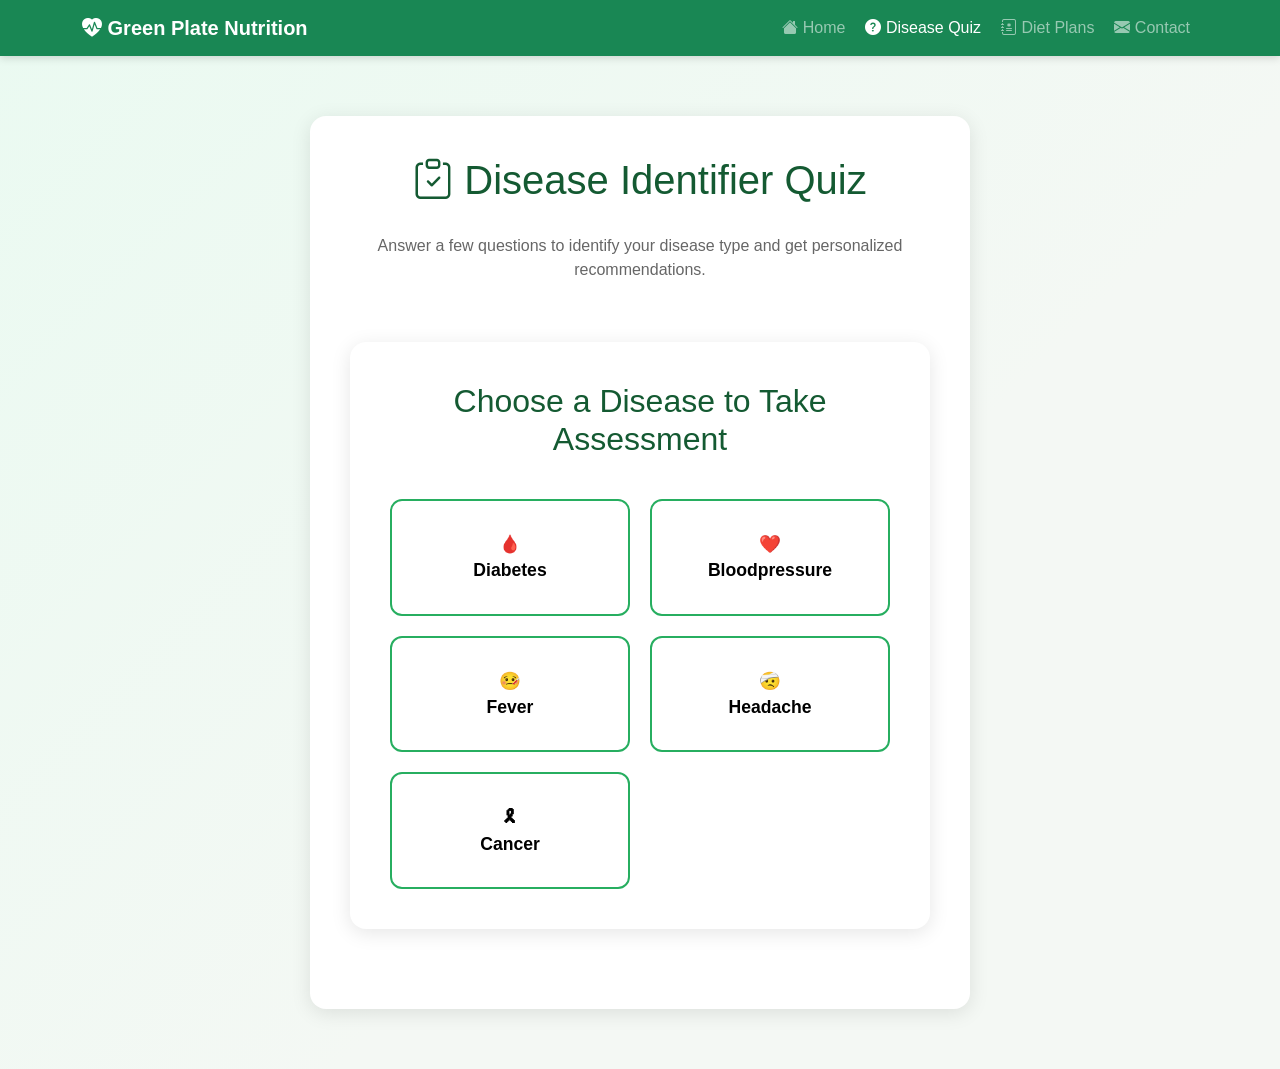
<file: templates/quiz.html>
<!DOCTYPE html>
<html lang="en">
<head>
<meta charset="UTF-8">
<meta name="viewport" content="width=device-width, initial-scale=1.0">
<title>Disease Identifier Quiz - Green Plate Nutrition</title>
<link href="https://cdn.jsdelivr.net/npm/bootstrap@5.3.3/dist/css/bootstrap.min.css" rel="stylesheet">
<link rel="stylesheet" href="https://cdn.jsdelivr.net/npm/bootstrap-icons@1.11.3/font/bootstrap-icons.min.css">
<style>
:root {
  --green-dark: #145a32;
  --green-mid: #1e8449;
  --green-btn: #27ae60;
  --green-light: #eafaf1;
  --accent: #f39c12;
}

body { font-family: 'Segoe UI', sans-serif; background: linear-gradient(135deg, #eafaf1 0%, #f4f8f4 60%); }
.navbar { box-shadow: 0 2px 8px rgba(0,0,0,0.15); }

.quiz-container { max-width: 700px; margin: 0 auto; padding: 20px; }
.quiz-card { background: white; border-radius: 16px; box-shadow: 0 4px 20px rgba(0,0,0,0.1); padding: 40px; margin: 40px 0; }

.quiz-progress { background: #e0ece4; height: 8px; border-radius: 4px; margin-bottom: 30px; overflow: hidden; }
.quiz-progress-bar { background: var(--green-btn); height: 100%; transition: width 0.3s; }

.question-group { margin-bottom: 30px; }
.question-title { font-size: 1.3rem; font-weight: 700; color: var(--green-dark); margin-bottom: 20px; }

.option-btn {
  display: block;
  width: 100%;
  padding: 14px 16px;
  margin-bottom: 10px;
  border: 2px solid #ddd;
  border-radius: 10px;
  background: white;
  text-align: left;
  font-size: 0.95rem;
  cursor: pointer;
  transition: all 0.2s;
}
.option-btn:hover { border-color: var(--green-btn); background: #f0f8f5; }
.option-btn.selected { border-color: var(--green-btn); background: var(--green-light); font-weight: 600; color: var(--green-dark); }

.btn-next { background: var(--green-btn); color: white; font-weight: 600; width: 100%; padding: 12px; border: none; border-radius: 8px; margin-top: 20px; cursor: pointer; }
.btn-next:hover { background: var(--green-mid); }
.btn-next:disabled { background: #ccc; cursor: not-allowed; }

.results-card { background: linear-gradient(135deg, var(--green-light) 0%, white 100%); border-radius: 16px; padding: 30px; margin: 30px 0; border-left: 6px solid var(--green-btn); }
.results-title { font-size: 1.4rem; font-weight: 800; color: var(--green-dark); margin-bottom: 20px; }
.result-section { margin-top: 24px; padding-top: 24px; border-top: 2px solid #ddd; }
.result-section:first-child { border-top: none; margin-top: 0; padding-top: 0; }

.section-label { font-size: 0.85rem; font-weight: 700; text-transform: uppercase; color: var(--accent); letter-spacing: 1px; margin-bottom: 10px; }
.section-content { font-size: 0.95rem; color: #333; line-height: 1.8; }
.section-content ul { margin: 12px 0 0 0; padding-left: 20px; }
.section-content li { margin-bottom: 8px; }
.section-content strong { color: var(--green-dark); }

.diet-recommendation { background: #fff8e1; border-left: 4px solid var(--accent); padding: 16px; border-radius: 8px; margin-top: 12px; }
.diet-recommendation h5 { color: var(--accent); font-weight: 700; font-size: 0.95rem; margin-bottom: 8px; }
.diet-recommendation p { margin: 0; font-size: 0.9rem; }

.tracker-panel { background: #f6ffed; border: 1px solid #c7f0d9; border-radius: 12px; padding: 18px; }
.tracker-grid { display: grid; grid-template-columns: 1fr 1fr; gap: 16px; margin-top: 12px; }
.tracker-value { font-size: 2rem; font-weight: 700; color: var(--green-dark); margin: 10px 0; text-align: center; }
.tracker-bar { background: #e4f3dd; border-radius: 999px; height: 12px; margin: 8px 0 10px; overflow: hidden; }
.tracker-bar-fill { height: 100%; background: var(--green-btn); width: 0%; transition: width 0.25s ease; border-radius: 999px; }
.tracker-button { display: inline-block; width: calc(50% - 8px); margin: 4px 4px 0 0; padding: 10px 12px; border: none; border-radius: 8px; background: var(--green-btn); color: white; cursor: pointer; font-weight: 700; }
.tracker-button:hover { background: var(--green-mid); }

.technique-grid { display: grid; grid-template-columns: 1fr 1fr; gap: 16px; margin-top: 12px; }
.technique-box { padding: 14px; border-radius: 8px; font-size: 0.9rem; }
.technique-ancient { background: #fef9e7; border: 1px solid #f0d060; }
.technique-modern { background: #eaf4fb; border: 1px solid #aed6f1; }
.technique-box h6 { font-weight: 700; margin-bottom: 8px; font-size: 0.85rem; }
.technique-box ul { margin: 0; padding-left: 16px; font-size: 0.85rem; }
.technique-box li { margin-bottom: 4px; }

.btn-view-diet { background: var(--green-btn); color: white; padding: 10px 24px; border-radius: 8px; text-decoration: none; font-weight: 600; display: inline-block; margin-top: 16px; }
.btn-view-diet:hover { background: var(--green-mid); color: white; }

.btn-retake { background: #6c757d; color: white; padding: 10px 20px; border-radius: 8px; margin-top: 16px; border: none; cursor: pointer; font-weight: 600; }
.btn-retake:hover { background: #5a6268; }

.alert-custom { background: #fff3cd; border: 1px solid #ffc107; border-radius: 8px; padding: 12px 16px; margin-bottom: 20px; }

@media (max-width: 600px) {
  .quiz-card { padding: 24px; }
  .technique-grid { grid-template-columns: 1fr; }
  .results-card { padding: 20px; }
}
</style>
</head>
<body>

<!-- NAVBAR -->
<nav class="navbar navbar-expand-lg navbar-dark bg-success sticky-top">
  <div class="container">
    <a class="navbar-brand fw-bold" href="/">
      <i class="bi bi-heart-pulse-fill"></i> Green Plate Nutrition
    </a>
    <button class="navbar-toggler" type="button" data-bs-toggle="collapse" data-bs-target="#navbarNav">
      <span class="navbar-toggler-icon"></span>
    </button>
    <div class="collapse navbar-collapse" id="navbarNav">
      <ul class="navbar-nav ms-auto gap-1">
        <li class="nav-item"><a class="nav-link" href="/"><i class="bi bi-house-fill"></i> Home</a></li>
        <li class="nav-item"><a class="nav-link active" href="/quiz"><i class="bi bi-question-circle-fill"></i> Disease Quiz</a></li>
        <li class="nav-item"><a class="nav-link" href="/diet"><i class="bi bi-journal-medical"></i> Diet Plans</a></li>
        <li class="nav-item"><a class="nav-link" href="/contact"><i class="bi bi-envelope-fill"></i> Contact</a></li>
      </ul>
    </div>
  </div>
</nav>

<div class="quiz-container">

  <!-- QUIZ SECTION -->
  <div id="quizSection">
    <div class="quiz-card">
      <h1 style="color:var(--green-dark);margin-bottom:30px;text-align:center;">
        <i class="bi bi-clipboard-check"></i> Disease Identifier Quiz
      </h1>
      <p style="text-align:center;color:#666;margin-bottom:30px;">Answer a few questions to identify your disease type and get personalized recommendations.</p>

      <div id="selectionContent" style="margin-top:30px;">
        <div style="display:grid;grid-template-columns:repeat(auto-fit,minmax(200px,1fr));gap:20px;">
          <button type="button" class="option-btn" onclick="startQuiz('diabetes')">🩸<br>Diabetes</button>
          <button type="button" class="option-btn" onclick="startQuiz('bloodpressure')">❤️<br>Blood Pressure</button>
          <button type="button" class="option-btn" onclick="startQuiz('fever')">🤒<br>Fever</button>
          <button type="button" class="option-btn" onclick="startQuiz('headache')">🤕<br>Headache</button>
          <button type="button" class="option-btn" onclick="startQuiz('cancer')">🎗<br>Cancer</button>
        </div>
      </div>

      <div id="quizQuestionContent" style="display:none; margin-top:30px;">
        <div class="quiz-progress">
          <div class="quiz-progress-bar" id="quizProgressBar" style="width:0%;"></div>
        </div>
        <div id="quizContent"></div>
      </div>
    </div>
  </div>

  <!-- RESULTS SECTION -->
  <div id="resultsSection" style="display:none;">
    <div style="text-align:center;margin:40px 0;">
      <h1 style="color:var(--green-dark);"><i class="bi bi-check-circle-fill" style="color:var(--green-btn);"></i> Your Assessment Results</h1>
    </div>

    <div class="alert-custom">
      ⚠️ <strong>Disclaimer:</strong> This quiz is for educational purposes only and cannot replace professional medical diagnosis. Always consult a qualified doctor for proper diagnosis and treatment.
    </div>

    <div id="resultsContent"></div>

    <div style="text-align:center;margin:40px 0;">
      <button class="btn-retake" onclick="resetQuiz()">🔄 Retake Quiz</button>
      <a href="/diet" class="btn-view-diet" style="margin-left:10px;">📋 View Diet Plans</a>
      <a href="/" class="btn-view-diet" style="background:#6c757d;margin-left:10px;">🏠 Go Home</a>
    </div>
  </div>

</div>

<script src="https://cdn.jsdelivr.net/npm/bootstrap@5.3.3/dist/js/bootstrap.bundle.min.js"></script>

<script>
const quizData = {
  diabetes: {
    questions: [
      { text: "How often do you feel extremely thirsty?", options: ["Rarely", "Sometimes", "Very frequently"] },
      { text: "How often do you urinate during the day?", options: ["Normal", "A little more than usual", "Many times"] },
      { text: "How would you describe your energy level?", options: ["High", "Moderate", "Low and tired"] },
      { text: "Do you feel sudden hunger even after eating?", options: ["No", "Sometimes", "Often"] },
      { text: "Do you notice blurred vision at times?", options: ["Never", "Occasionally", "Frequently"] },
      { text: "Have you had slow-healing cuts or wounds?", options: ["No", "A few times", "Yes, often"] },
      { text: "Do you experience tingling or numbness in feet or hands?", options: ["No", "Sometimes", "Yes"] },
      { text: "How often do you feel excessively tired after light activity?", options: ["Rarely", "Sometimes", "Frequently"] },
      { text: "Do you have a family history of diabetes?", options: ["No", "One parent", "Multiple relatives"] },
      { text: "Have you noticed sudden weight change without dieting?", options: ["No", "Slight change", "Significant change"] }
    ],
    types: {
      type1: { name: "Type 1 Diabetes (Insulin-Dependent)", score: 0 },
      type2: { name: "Type 2 Diabetes (Non-Insulin)", score: 0 }
    }
  },
  bloodpressure: {
    questions: [
      { text: "Do you experience headaches often?", options: ["No", "Sometimes", "Frequently"] },
      { text: "Do you feel dizzy or lightheaded?", options: ["No", "Occasionally", "Often"] },
      { text: "How often do you feel chest discomfort or tightness?", options: ["Never", "Sometimes", "Often"] },
      { text: "How much salt do you add to your meals?", options: ["Very little", "Moderate", "A lot"] },
      { text: "How often do you exercise each week?", options: ["5+ days", "2-3 days", "Less than 2 days"] },
      { text: "Do you feel short of breath during normal activity?", options: ["No", "Sometimes", "Yes"] },
      { text: "Do you have a family history of hypertension?", options: ["No", "One parent", "Multiple relatives"] },
      { text: "How often do you have stress or anxiety?", options: ["Rarely", "Sometimes", "Often"] },
      { text: "Do you experience nosebleeds or flushed face?", options: ["No", "Occasionally", "Often"] },
      { text: "Have you been told your blood pressure is elevated?", options: ["No", "Borderline", "Yes"] }
    ],
    types: {
      normal: { name: "Normal Blood Pressure", score: 0 },
      elevated: { name: "Elevated Blood Pressure", score: 0 },
      stage1: { name: "Stage 1 Hypertension", score: 0 },
      stage2: { name: "Stage 2 Hypertension", score: 0 }
    }
  },
  fever: {
    questions: [
      { text: "What is your current body temperature?", options: ["Below 99°F", "99-101°F", "Above 101°F"] },
      { text: "How long have you had fever symptoms?", options: ["Less than 2 days", "2-5 days", "More than 5 days"] },
      { text: "Do you have a cough or sore throat?", options: ["No", "Mild", "Severe"] },
      { text: "Are you experiencing muscle or joint pain?", options: ["No", "Mild", "Strong"] },
      { text: "Do you have a headache with the fever?", options: ["No", "Occasional", "Severe"] },
      { text: "Have you noticed a rash or skin spots?", options: ["No", "Possible", "Yes"] },
      { text: "Have you had nausea, vomiting, or abdominal pain?", options: ["No", "Sometimes", "Yes"] },
      { text: "Have you recently been bitten by mosquitoes?", options: ["No", "Maybe", "Yes"] },
      { text: "Have you experienced bleeding gums or bruising?", options: ["No", "Rarely", "Yes"] },
      { text: "Do you feel extremely weak or dehydrated?", options: ["No", "Somewhat", "Yes"] }
    ],
    types: {
      viral: { name: "Viral Fever", score: 0 },
      bacterial: { name: "Bacterial Fever", score: 0 },
      dengue: { name: "Dengue Fever", score: 0 }
    }
  },
  headache: {
    questions: [
      { text: "How often do you get headaches?", options: ["Rarely", "2-4 times/month", "More than 4 times/month"] },
      { text: "What type of pain do you feel?", options: ["Dull pressure", "Throbbing", "Sharp stabbing"] },
      { text: "Do lights or sounds bother you?", options: ["No", "Sometimes", "Yes, strongly"] },
      { text: "Do you feel nausea or vomiting with the headache?", options: ["No", "Sometimes", "Yes"] },
      { text: "Do headaches wake you up from sleep?", options: ["Never", "Occasionally", "Often"] },
      { text: "Are you able to continue daily activity during a headache?", options: ["Yes", "With difficulty", "No"] },
      { text: "Do you notice one-sided head pain?", options: ["No", "Sometimes", "Yes"] },
      { text: "Do you experience aura or visual changes before pain?", options: ["No", "Sometimes", "Yes"] },
      { text: "Do your headaches follow a daily schedule or cluster?", options: ["No pattern", "Occasional", "Yes, clusters"] },
      { text: "How do pain relievers affect your headache?", options: ["They help", "Help a little", "No relief"] }
    ],
    types: {
      tension: { name: "Tension Headache", score: 0 },
      migraine: { name: "Migraine", score: 0 },
      cluster: { name: "Cluster Headache", score: 0 }
    }
  },
  cancer: {
    questions: [
      { text: "Have you noticed unexplained lumps or swelling?", options: ["No", "Not sure", "Yes"] },
      { text: "Have you experienced unexplained weight loss?", options: ["No", "Slight", "Significant"] },
      { text: "Do you have persistent pain in one area?", options: ["No", "Occasionally", "Yes"] },
      { text: "Have you had chronic cough or throat changes?", options: ["No", "Sometimes", "Yes"] },
      { text: "Do you have bleeding from unusual places?", options: ["No", "Rarely", "Yes"] },
      { text: "Have you experienced ongoing fatigue?", options: ["No", "Sometimes", "Yes"] },
      { text: "Is there a strong family history of cancer?", options: ["No", "Some", "Yes"] },
      { text: "Have you had difficulty swallowing or digestion changes?", options: ["No", "Occasionally", "Yes"] },
      { text: "Do you have skin changes or persistent sores?", options: ["No", "Maybe", "Yes"] },
      { text: "Have you skipped regular health screenings?", options: ["No", "Occasionally", "Yes"] }
    ],
    types: {
      lowrisk: { name: "Low Risk - Prevention Focus", score: 0 },
      moderaterisk: { name: "Moderate Risk - Regular Screening", score: 0 },
      highrisk: { name: "High Risk - Medical Consultation Urgent", score: 0 }
    }
  }
};

const foodBowlInfo = {
  diabetes: {
    type1: {
      veggies: "Bitter gourd, spinach, bottle gourd, fenugreek leaves, cucumber",
      fruits: "Apple, guava, berries, papaya, pomegranate",
      tip: "Eat 3 servings of veggies and 2 servings of low-sugar fruits every day to help control blood sugar."
    },
    type2: {
      veggies: "Spinach, kale, broccoli, zucchini, green beans",
      fruits: "Apple, guava, citrus, berries, pear",
      tip: "Choose fiber-rich vegetables and fruits with low glycemic impact to support healthy sugar levels."
    }
  },
  bloodpressure: {
    normal: {
      veggies: "Leafy greens, carrots, beetroot, bell pepper, cucumber",
      fruits: "Banana, apple, berries, orange, pear",
      tip: "Keep your plate colorful and hydrate well to maintain stable blood pressure."
    },
    elevated: {
      veggies: "Spinach, celery, broccoli, tomato, zucchini",
      fruits: "Berries, pears, oranges, kiwi, apple",
      tip: "Limit salt and include potassium-rich fruits and vegetables in every meal."
    },
    stage1: {
      veggies: "Kale, spinach, beetroot, garlic, sweet potato",
      fruits: "Berries, apple, grapefruit, pomegranate, pear",
      tip: "Eat plenty of whole vegetables and fruits, and avoid processed snacks to support BP control."
    },
    stage2: {
      veggies: "Broccoli, spinach, cucumber, tomato, swiss chard",
      fruits: "Berries, citrus, apple, pear, guava",
      tip: "Focus on DASH-style meals with vegetables, fruits, and low sodium to reduce pressure."
    }
  },
  fever: {
    viral: {
      veggies: "Carrot, bottle gourd, spinach, pumpkin, bottle gourd",
      fruits: "Orange, papaya, apple, lemon, pomegranate",
      tip: "Choose light, hydrating vegetables and vitamin C fruits to support recovery."
    },
    bacterial: {
      veggies: "Spinach, leafy greens, carrot, cucumber, celery",
      fruits: "Lemon, berries, apple, guava, papaya",
      tip: "Stay hydrated and eat nutrient-dense fruits and vegetables to support immune response."
    },
    dengue: {
      veggies: "Beetroot, spinach, cucumber, tomato, carrots",
      fruits: "Papaya, pomegranate, orange, berries, coconut water",
      tip: "Choose fluids and foods rich in vitamins, minerals, and gentle fiber while resting."
    }
  },
  headache: {
    tension: {
      veggies: "Spinach, broccoli, sweet potato, zucchini, bell pepper",
      fruits: "Banana, berries, apple, pear, watermelon",
      tip: "Keep hydrated and include magnesium-rich vegetables and calming fruits daily."
    },
    migraine: {
      veggies: "Spinach, beetroot, celery, cucumber, broccoli",
      fruits: "Berries, cherries, orange, apple, pear",
      tip: "Avoid trigger foods and fill bowls with fresh greens and low-sugar fruits."
    },
    cluster: {
      veggies: "Kale, spinach, cucumber, celery, zucchini",
      fruits: "Avocado, berries, pear, apple, guava",
      tip: "Balance meals with leafy greens and fruits to support overall vascular health."
    }
  },
  cancer: {
    lowrisk: {
      veggies: "Broccoli, cauliflower, spinach, carrots, tomatoes",
      fruits: "Berries, citrus, pomegranate, apple, kiwi",
      tip: "Focus on antioxidant-rich vegetables and fruits to support prevention."
    },
    moderaterisk: {
      veggies: "Kale, broccoli, mushrooms, bell peppers, leafy greens",
      fruits: "Berries, orange, pomegranate, apple, pear",
      tip: "Choose whole plant-based bowls to help reduce risk and support immunity."
    },
    highrisk: {
      veggies: "Broccoli, spinach, tomato, carrots, cabbage",
      fruits: "Berries, citrus, guava, apple, pomegranate",
      tip: "Include nutrient-dense vegetables and fruits alongside medical guidance."
    }
  }
};

const diseaseInfo = {
  diabetes: {
    type1: {
      name: "Type 1 Diabetes (Insulin-Dependent)",
      symptoms: "Sudden increased thirst, frequent urination, extreme fatigue, irritability, fruity-smelling breath, blurred vision, bed-wetting in children",
      tests: "Fasting blood glucose (>126 mg/dL), Hemoglobin A1C (>6.5%), Random blood glucose test, C-peptide test, Autoantibody tests",
      precautions: "Daily insulin injections, Monitor blood sugar regularly, Carbohydrate counting, Regular exercise, Consistent meal times, Check for diabetic complications",
      ancient: "Neem leaves juice, Fenugreek seeds (methi), Bitter gourd (karela), Turmeric with milk, Cinnamon water, Ayurvedic herbs (Gymnema, Vijaysar)",
      modern: "Insulin therapy (multiple daily injections or pump), Continuous glucose monitoring (CGM), Ketogenic diet guidance, Regular endocrinology checkups, DPP-4 inhibitors"
    },
    type2: {
      name: "Type 2 Diabetes (Non-Insulin)",
      symptoms: "Gradual onset, increased thirst, frequent urination, fatigue, slow-healing wounds, numbness in feet, blurred vision, recurrent infections",
      tests: "Fasting blood glucose (100-125 mg/dL prediabetes), Hemoglobin A1C (5.7-6.4% prediabetes), Oral glucose tolerance test, Lipid panel",
      precautions: "Weight management, Regular blood sugar monitoring, Exercise 150 min/week, Limit sugar and refined carbs, Manage stress, Regular health checkups",
      ancient: "Jamun (black plum) seed powder, Neem leaves, Gudmar herb, Methi seeds soaked overnight, Turmeric, Bitter melon, Triphala",
      modern: "Metformin (first-line), GLP-1 agonists, SGLT2 inhibitors, Sulfonylureas, Low glycemic index diet, Weight loss programs, Exercise interventions"
    }
  },
  bloodpressure: {
    normal: {
      name: "Normal Blood Pressure",
      systolic: "Below 120 mmHg",
      diastolic: "Below 80 mmHg",
      symptoms: "Usually no symptoms, good energy levels, no headaches or dizziness",
      tests: "Annual BP check, Lipid panel annually, Regular health screening",
      precautions: "Maintain healthy weight, Exercise regularly (30 min daily), Low sodium diet, Limit alcohol, Manage stress, Avoid smoking",
      ancient: "Garlic consumption, Coconut water, Yoga (Pranayama), Meditation, Ashwagandha, Brahmi",
      modern: "DASH diet, Regular cardio exercise, BP monitoring at home, Sodium reduction to <2300mg/day, Stress management programs"
    },
    elevated: {
      name: "Elevated Blood Pressure",
      systolic: "120-129 mmHg and Diastolic <80 mmHg",
      symptoms: "Usually no symptoms, but at risk for hypertension",
      tests: "BP monitoring every 3-6 months, Fasting glucose, Lipid profile, Kidney function tests",
      precautions: "Lifestyle modifications essential, Reduce sodium, Increase physical activity, Weight loss if overweight, Stress management",
      ancient: "Brahmi herb, Sarpagandha (Indian snakeroot), Ajwain water, Fenugreek, Ginger-turmeric tea",
      modern: "DASH diet strictly, 40-60 min brisk walking daily, ACE inhibitors if needed, Home BP monitoring, Dietary sodium <1500mg/day"
    },
    stage1: {
      name: "Stage 1 Hypertension",
      systolic: "130-139 mmHg or Diastolic 80-89 mmHg",
      symptoms: "Occasional headaches, mild fatigue, dizziness sometimes",
      tests: "BP check every month, Lipid panel, Kidney function (creatinine, BUN), Urine protein test, ECG",
      precautions: "Strict dietary changes, Daily exercise mandatory, BP monitoring twice weekly, Alcohol limit to 1 drink/day, No smoking",
      ancient: "Hibiscus tea, Arjuna bark decoction, Ashwagandha, Brahmi Vati, Rauwolfia serpentina, Meditation",
      modern: "ACE inhibitors, Thiazide diuretics, DASH diet, 150 min aerobic exercise/week, Stress reduction therapy, Weight loss 5-10%"
    },
    stage2: {
      name: "Stage 2 Hypertension",
      systolic: "140+ mmHg or Diastolic 90+ mmHg",
      symptoms: "Frequent headaches, dizziness, shortness of breath, chest pain possible",
      tests: "Monthly BP monitoring, ECG, Echocardiogram, Kidney function panel, 24-hour ambulatory BP monitoring, Eye exam for damage",
      precautions: "Urgent medication needed, Strict lifestyle changes, Daily exercise, Regular doctor visits (every 2-4 weeks), Sodium <1500mg/day, Complete alcohol avoidance",
      ancient: "Brahmi Ghee, Ashwagandha with milk, Sarpagandha under Ayurvedic supervision, Meditation (Transcendental), Yoga poses (Uttanasana, Paschimottanasana)",
      modern: "Combination medications (ACE inhibitor + calcium channel blocker), Frequent monitoring, Cardiology consultation, Sodium-potassium balance monitoring, Lifestyle program"
    }
  },
  fever: {
    viral: {
      name: "Viral Fever",
      symptoms: "Fever 101-102°F, Body aches, Fatigue, Cough, Sore throat, No rash typically",
      tests: "Complete blood count (CBC), Blood culture (if high fever), Throat swab culture, Viral serology test, Chest X-ray if pneumonia suspected",
      precautions: "Rest and fluids, Paracetamol/Ibuprofen for fever, Isolation for 5-7 days, No antibiotics (ineffective on viruses), Hand hygiene",
      ancient: "Tulsi tea with ginger and honey, Turmeric milk, Neem leaves decoction, Garlic soup, Ginger-lemon tea, Mulethi (licorice) root",
      modern: "Supportive care (fluids, rest), Antipyretics, Antihistamines for cough, Cough syrups, Isolation protocols, Oxygen if needed"
    },
    bacterial: {
      name: "Bacterial Fever",
      symptoms: "High fever >102°F, Sudden onset, Body aches, Weakness, Cough, Often yellow/green sputum",
      tests: "Blood culture test, Complete blood count, Chest X-ray, Throat culture, Sputum culture, Urine culture",
      precautions: "Antibiotics mandatory (as per culture), Rest, Fluids, Isolation until 24 hours after antibiotics, Supportive care, Follow doctor's instructions strictly",
      ancient: "Neem leaves boiled in water, Garlic and honey mixture, Turmeric with sesame oil, Brahmi and ashwagandha powder, Tulsi with black cumin",
      modern: "Broad-spectrum antibiotics initially, then targeted therapy post-culture, Antipyretics, Supportive care, Hospitalization if severe, IV fluids"
    },
    dengue: {
      name: "Dengue Fever",
      symptoms: "High fever 104-105°F, Severe headache, Joint/muscle pain (break-bone fever), Rash on trunk, Bleeding gums, Muscle pain for weeks",
      tests: "Dengue NS1 antigen test, Dengue IgM antibodies, Complete blood count, Platelet count (critical), Liver function tests, Daily monitoring",
      precautions: "Hospitalization if platelets <100,000, Rest mandatory, Avoid NSAIDs (bleeding risk), Increase fluid intake, Platelet transfusion if needed",
      ancient: "Papaya leaf extract (platelet booster), Tulsi with turmeric, Ginger-garlic decoction, Neem leaves juice, Coconut water, Pomegranate juice",
      modern: "Supportive care only (no specific antiviral), Platelet transfusions, Fluid management, Antipyretics (paracetamol only), ICU care if dengue hemorrhagic fever"
    }
  },
  headache: {
    tension: {
      name: "Tension Headache",
      symptoms: "Pressure-like pain on both sides, Mild to moderate intensity, Not throbbing, No nausea usually, Can last 30 min to several hours",
      tests: "Physical examination, Blood pressure check, Usually no blood tests needed, CT scan only if persistent",
      precautions: "Stress management, Neck exercises, Good posture, Sleep 7-8 hours, Limit screen time, Stretching exercises",
      ancient: "Brahmi oil head massage, Sesame oil application, Neem and coconut oil mix, Lavender aroma, Meditation and deep breathing",
      modern: "Muscle relaxants, Aspirin or ibuprofen, Cognitive behavioral therapy, Yoga stretches, Neck physical therapy, Botox injection (chronic cases)"
    },
    migraine: {
      name: "Migraine",
      symptoms: "Throbbing pain one side of head, Lasts 4-72 hours, Photosensitivity, Nausea/vomiting, Aura (visual disturbances) possible",
      tests: "CT scan or MRI (if first migraine or change in pattern), Blood tests to rule out other conditions",
      precautions: "Identify triggers (foods, stress, hormones), Avoid trigger foods (chocolate, cheese, caffeine, alcohol), Stay hydrated, Regular sleep",
      ancient: "Ginger-turmeric paste on forehead, Brahmi oil massage, Lavender essential oil, Neem and turmeric, Fenugreek paste",
      modern: "Sumatriptan or other triptans, Preventive medications (beta-blockers, antidepressants), Botox for chronic migraine, Lifestyle tracking app"
    },
    cluster: {
      name: "Cluster Headache",
      symptoms: "Severe, sharp, piercing pain around one eye, Tears from eye, Nasal congestion, Restless feeling, Occurs in clusters (weeks/months)",
      tests: "MRI brain scan (to rule out aneurysm), CT scan, Neurological examination",
      precautions: "Avoid alcohol and smoking triggers, Maintain regular sleep schedule, Oxygen therapy, Lie down in dark, quiet place",
      ancient: "Brahmi Vati daily, Meditation, Ashwagandha, Cooling herbs like rose water, Sesame oil massage at night",
      modern: "High-flow oxygen during attack, Triptans (subcutaneous), Verapamil for prevention, Nerve blocks, Neuromodulation devices"
    }
  },
  cancer: {
    lowrisk: {
      name: "Low Risk - Prevention Focus",
      symptoms: "No specific symptoms, focus on prevention",
      tests: "Annual health checkups, Age-appropriate screenings (mammogram 40+, colonoscopy 45+, PSA test for men 50+), Skin checks annually",
      precautions: "Quit smoking/avoid smoke, Limit alcohol, Healthy weight maintenance, Regular exercise (150 min/week), Sun protection (SPF 30+), Limit red meat",
      ancient: "Turmeric (curcumin), Green herbs (neem, amla), Ashwagandha, Tulsi daily, Ginger tea, Antioxidant-rich spices",
      modern: "HPV vaccination, Balanced diet with whole grains, Regular mammography/colonoscopy, Genetic testing if family history, Immunotherapy awareness"
    },
    moderaterisk: {
      name: "Moderate Risk - Regular Screening",
      symptoms: "May have family history or lifestyle factors, Requires vigilant screening",
      tests: "Screening every 6-12 months (mammogram, PSA, colonoscopy based on type), Tumor markers if indicated, Advanced imaging (CT, MRI) as needed",
      precautions: "Genetic counseling if family history strong, Smoking cessation mandatory, Monthly self-exams (breasts, skin), Stress management, Healthy eating, Exercise",
      ancient: "Ashwagandha daily supplement, Turmeric with black pepper, Neem and tulsi tea, Green herbs consumption, Meditation practice",
      modern: "Gene testing (BRCA1/2 if applicable), Prophylactic surgery consideration, Advanced cancer vaccines, Targeted prevention programs, Oncology consultation"
    },
    highrisk: {
      name: "High Risk - Medical Consultation Urgent",
      symptoms: "Suspicious symptoms present, Strong family history, Genetic predisposition",
      tests: "URGENT: Genetic testing (BRCA, LYNCH, etc.), Immediate screening (mammogram, colonoscopy, CT, MRI), Tumor markers, Biopsy if indicated, Oncology referral",
      precautions: "SEEK ONCOLOGIST IMMEDIATELY, Prophylactic measures (preventive surgery if BRCA+), Enhanced screening protocols, Lifestyle changes (quit smoking, alcohol), Psychological support",
      ancient: "Brahmi-ashwagandha combination, Turmeric-ginger decoction, Daily meditation, Pranayama breathing, Supportive Ayurvedic care alongside medical treatment",
      modern: "URGENT genetic counseling, Possible prophylactic mastectomy/oophorectomy if BRCA+, Immunotherapy trials, Enhanced surveillance program, Oncology team management"
    }
  }
};

let currentDisease = null;
let currentStep = 0;
let currentSelectedType = null;
let userAnswers = [];

function startQuiz(disease) {
  currentDisease = disease;
  currentStep = 0;
  userAnswers = [];
  document.getElementById('selectionContent').style.display = 'none';
  document.getElementById('quizQuestionContent').style.display = 'block';
  document.getElementById('resultsSection').style.display = 'none';
  renderQuizQuestion();
}

function renderQuizQuestion() {
  const questions = quizData[currentDisease].questions;
  const totalQuestions = questions.length;
  const progress = ((currentStep + 1) / totalQuestions) * 100;
  document.getElementById('quizProgressBar').style.width = progress + '%';

  if (currentStep < questions.length) {
    const question = questions[currentStep];
    let html = `
      <div class="question-group">
        <div class="question-title">Question ${currentStep + 1} of ${totalQuestions}</div>
        <div class="question-title" style="font-size:1.15rem;margin-bottom:24px;">${question.text}</div>
    `;

    question.options.forEach((option, idx) => {
      html += `<button type="button" class="option-btn" onclick="selectOption(${idx})">${option}</button>`;
    });

    html += `<button type="button" class="btn-next" onclick="nextQuestion()" id="nextButton" disabled>Next Question →</button>`;
    
    document.getElementById('quizContent').innerHTML = html;
  }
}

function selectOption(idx) {
  userAnswers[currentStep] = idx;
  const buttons = document.querySelectorAll('#quizContent .option-btn');
  buttons.forEach((btn, i) => {
    if (i === idx) btn.classList.add('selected');
    else btn.classList.remove('selected');
  });
  const nextBtn = document.getElementById('nextButton');
  if (nextBtn) nextBtn.disabled = false;
}

function nextQuestion() {
  currentStep++;
  const questions = quizData[currentDisease].questions;
  
  if (currentStep < questions.length) {
    renderQuizQuestion();
  } else {
    showResults();
  }
}

function resetQuiz() {
  document.getElementById('quizSection').style.display = 'block';
  document.getElementById('selectionContent').style.display = 'block';
  document.getElementById('quizQuestionContent').style.display = 'none';
  document.getElementById('quizContent').innerHTML = '';
  document.getElementById('quizProgressBar').style.width = '0%';
  document.getElementById('resultsSection').style.display = 'none';
}

function showResults() {
  document.getElementById('quizSection').style.display = 'none';
  document.getElementById('resultsSection').style.display = 'block';
  
  const totalScore = userAnswers.reduce((a, b) => a + b, 0);
  const averageScore = totalScore / userAnswers.length;
  let selectedType = null;
  let summaryText = '';

  if (currentDisease === 'diabetes') {
    if (totalScore <= 9) {
      selectedType = 'type2';
      summaryText = 'Your answers suggest a Type 2 diabetes profile, with lifestyle changes and dietary control as the first step.';
    } else {
      selectedType = 'type1';
      summaryText = 'Your answers indicate more severe symptoms that align with Type 1 diabetes; medical evaluation for insulin management is important.';
    }
  } else if (currentDisease === 'bloodpressure') {
    if (totalScore <= 7) {
      selectedType = 'normal';
      summaryText = 'Your responses are consistent with normal blood pressure, but continue healthy habits and regular monitoring.';
    } else if (totalScore <= 12) {
      selectedType = 'elevated';
      summaryText = 'Your profile suggests elevated blood pressure; reduce salt, manage stress, and monitor frequently.';
    } else if (totalScore <= 16) {
      selectedType = 'stage1';
      summaryText = 'This looks like Stage 1 hypertension; medical guidance and lifestyle changes are recommended.';
    } else {
      selectedType = 'stage2';
      summaryText = 'This result indicates Stage 2 hypertension; seek prompt medical care for medication and monitoring.';
    }
  } else if (currentDisease === 'fever') {
    if (totalScore <= 8) {
      selectedType = 'viral';
      summaryText = 'The pattern is most consistent with viral fever; rest, fluids, and symptom management are important.';
    } else if (totalScore <= 14) {
      selectedType = 'bacterial';
      summaryText = 'The symptoms point toward bacterial fever; a doctor may need to evaluate antibiotic treatment.';
    } else {
      selectedType = 'dengue';
      summaryText = 'The signs match dengue fever risk; please seek urgent medical attention for proper testing and care.';
    }
  } else if (currentDisease === 'headache') {
    if (totalScore <= 8) {
      selectedType = 'tension';
      summaryText = 'This indicates tension headache patterns; stress relief, posture, and relaxation can help significantly.';
    } else if (totalScore <= 14) {
      selectedType = 'migraine';
      summaryText = 'These answers align with migraine symptoms; identify triggers and consult a doctor for preventive options.';
    } else {
      selectedType = 'cluster';
      summaryText = 'Your answers suggest cluster headache; specialist evaluation and targeted therapy are recommended.';
    }
  } else if (currentDisease === 'cancer') {
    if (totalScore <= 8) {
      selectedType = 'lowrisk';
      summaryText = 'The quiz result is low risk, but maintain screenings and preventive care to stay safe.';
    } else if (totalScore <= 15) {
      selectedType = 'moderaterisk';
      summaryText = 'This suggests moderate risk; regular cancer screening and follow-up with a healthcare provider are advised.';
    } else {
      selectedType = 'highrisk';
      summaryText = 'This result indicates higher risk and warrants urgent medical evaluation for appropriate testing.';
    }
  }

  const diseaseType = diseaseInfo[currentDisease][selectedType];
  const typeData = quizData[currentDisease].types[selectedType];
  const foodBowl = foodBowlInfo[currentDisease][selectedType];
  currentSelectedType = selectedType;

  let html = `
    <div class="results-card">
      <div class="results-title">✓ Your Identified Type: ${typeData.name}</div>
  `;

  // Symptoms
  html += `
    <div class="result-section">
      <div class="section-label">🔍 Summary</div>
      <div class="section-content">${summaryText}</div>
    </div>
  `;

  html += `
    <div class="result-section">
      <div class="section-label">🩺 Symptoms to Watch For</div>
      <div class="section-content">${diseaseType.symptoms}</div>
    </div>
  `;

  html += `
    <div class="result-section">
      <div class="section-label">🏥 Recommended Tests</div>
      <div class="section-content">${diseaseType.tests}</div>
    </div>
  `;

  // Food bowl guidance
  html += `
    <div class="result-section">
      <div class="section-label">🥗 Veg & Fruit Bowl Guide</div>
      <div class="section-content">
        <strong>Selected profile:</strong> ${typeData.name}<br>
        <strong>Vegetables to include:</strong> ${foodBowl.veggies}<br>
        <strong>Fruits to include:</strong> ${foodBowl.fruits}<br>
        <em>${foodBowl.tip}</em>
      </div>
    </div>
  `;

  // Tracker panel
  html += `
    <div class="result-section">
      <div class="section-label">📊 Daily Plate Tracker</div>
      <div class="section-content tracker-panel">
        <p>Track your daily servings of vegetables and fruits to help manage your condition.</p>
        <div class="tracker-grid">
          <div>
            <div class="section-label" style="margin-bottom:8px;">Vegetable Servings</div>
            <div class="tracker-value" id="vegCount">0</div>
            <div class="tracker-bar"><div class="tracker-bar-fill" id="vegProgress"></div></div>
            <button class="tracker-button" onclick="adjustTracker('veg', 1)">+ Veg</button>
            <button class="tracker-button" onclick="adjustTracker('veg', -1)">- Veg</button>
          </div>
          <div>
            <div class="section-label" style="margin-bottom:8px;">Fruit Servings</div>
            <div class="tracker-value" id="fruitCount">0</div>
            <div class="tracker-bar"><div class="tracker-bar-fill" id="fruitProgress"></div></div>
            <button class="tracker-button" onclick="adjustTracker('fruit', 1)">+ Fruit</button>
            <button class="tracker-button" onclick="adjustTracker('fruit', -1)">- Fruit</button>
          </div>
        </div>
        <p style="margin-top:12px;">Your goal: 3+ vegetable servings and 2+ fruit servings daily.</p>
        <div id="trackerStatus" style="font-weight:700; margin-top:10px; color: var(--green-dark);"></div>
        <div id="trackerUpdated" style="margin-top:8px; font-size:0.9rem; color:#555;"></div>
        <button class="btn-view-diet" style="margin-top:12px;" onclick="resetTracker()">Reset Tracker</button>
      </div>
    </div>
  `;

  // Precautions
  html += `
    <div class="result-section">
      <div class="section-label">⚠️ Precautions & Management</div>
      <div class="section-content">${diseaseType.precautions}</div>
    </div>
  `;

  // Treatment Methods
  html += `
    <div class="result-section">
      <div class="section-label">💊 Treatment Methods</div>
      <div class="technique-grid">
        <div class="technique-box technique-ancient">
          <h6>🌿 Ancient Techniques (Ayurveda & Herbal)</h6>
          <ul>
            ${diseaseType.ancient.split(',').map(t => `<li>${t.trim()}</li>`).join('')}
          </ul>
        </div>
        <div class="technique-box technique-modern">
          <h6>⚕️ Modern Medical Approach</h6>
          <ul>
            ${diseaseType.modern.split(',').map(t => `<li>${t.trim()}</li>`).join('')}
          </ul>
        </div>
      </div>
    </div>
  `;

  // Diet Recommendation
  const dietLink = {
    diabetes: currentDisease === 'diabetes'
      ? (selectedType === 'type1' ? '#sec-diabetes-type1' : '#sec-diabetes-type2')
      : '',
    bloodpressure: currentDisease === 'bloodpressure'
      ? (selectedType === 'normal' ? '#sec-bp-normal'
          : selectedType === 'elevated' ? '#sec-bp-elevated'
          : selectedType === 'stage1' ? '#sec-bp-stage1'
          : '#sec-bp-stage2')
      : '',
    fever: currentDisease === 'fever'
      ? (selectedType === 'viral' ? '#sec-fever-viral'
          : selectedType === 'bacterial' ? '#sec-fever-bacterial'
          : '#sec-fever-dengue')
      : '',
    headache: currentDisease === 'headache'
      ? (selectedType === 'tension' ? '#sec-headache-tension'
          : selectedType === 'migraine' ? '#sec-headache-migraine'
          : '#sec-headache-cluster')
      : '',
    cancer: currentDisease === 'cancer'
      ? (selectedType === 'lowrisk' ? '#sec-cancer-lowrisk'
          : selectedType === 'moderaterisk' ? '#sec-cancer-moderaterisk'
          : '#sec-cancer-highrisk')
      : ''
  }[currentDisease];

  html += `
    <div class="result-section">
      <div class="section-label">🍽️ Customized Diet Plan</div>
      <div class="diet-recommendation">
        <h5>View Your Disease-Specific Diet Plan</h5>
        <p>Our experts have created detailed meal plans tailored to your identified ${typeData.name.toLowerCase()} condition. Click below to see recommended foods, meal schedules, and foods to avoid.</p>
        <a href="/diet${dietLink}" class="btn-view-diet">📋 View Full Diet Plan for ${typeData.name}</a>
      </div>
    </div>
  `;

  html += `</div>`;
  
  document.getElementById('resultsContent').innerHTML = html;
  initializeFoodTracker(currentDisease, currentSelectedType);
}

function getTrackerKey(disease, type) {
  return `dietTracker_${disease}_${type}`;
}

function loadTracker(disease, type) {
  const stored = localStorage.getItem(getTrackerKey(disease, type));
  const today = new Date().toISOString().slice(0, 10);
  if (!stored) return { veg: 0, fruit: 0, date: today, lastUpdated: null };
  try {
    const parsed = JSON.parse(stored);
    if (parsed.date !== today) {
      return { veg: 0, fruit: 0, date: today, lastUpdated: null };
    }
    return parsed;
  } catch (e) {
    return { veg: 0, fruit: 0, date: today, lastUpdated: null };
  }
}

function saveTracker(disease, type, tracker) {
  tracker.date = new Date().toISOString().slice(0, 10);
  tracker.lastUpdated = new Date().toLocaleString();
  localStorage.setItem(getTrackerKey(disease, type), JSON.stringify(tracker));
}

function initializeFoodTracker(disease, type) {
  if (!disease || !type) return;
  const tracker = loadTracker(disease, type);
  document.getElementById('vegCount').textContent = tracker.veg;
  document.getElementById('fruitCount').textContent = tracker.fruit;
  document.getElementById('vegProgress').style.width = Math.min(100, (tracker.veg / 3) * 100) + '%';
  document.getElementById('fruitProgress').style.width = Math.min(100, (tracker.fruit / 2) * 100) + '%';
  updateTrackerStatus(tracker);
  updateTrackerTimestamp(tracker.lastUpdated);
}

function updateTrackerStatus(tracker) {
  const statusEl = document.getElementById('trackerStatus');
  if (!statusEl) return;
  const vegGoal = 3;
  const fruitGoal = 2;
  const vegMet = tracker.veg >= vegGoal;
  const fruitMet = tracker.fruit >= fruitGoal;
  if (vegMet && fruitMet) {
    statusEl.textContent = 'Great job! You have met your daily veggie and fruit goals.';
    statusEl.style.color = '#198754';
  } else if (vegMet || fruitMet) {
    statusEl.textContent = `Almost there! ${vegMet ? 'Fruit goal remaining.' : 'Vegetable goal remaining.'}`;
    statusEl.style.color = '#d97706';
  } else {
    statusEl.textContent = 'Keep going! Add more veggies and fruits to reach today’s goal.';
    statusEl.style.color = '#c21807';
  }
}

function adjustTracker(field, delta) {
  const disease = currentDisease;
  const type = currentSelectedType;
  if (!disease || !type) return;
  const tracker = loadTracker(disease, type);
  tracker[field] = Math.max(0, tracker[field] + delta);
  saveTracker(disease, type, tracker);
  document.getElementById(`${field}Count`).textContent = tracker[field];
  document.getElementById(`${field}Progress`).style.width = field === 'veg'
    ? Math.min(100, (tracker.veg / 3) * 100) + '%'
    : Math.min(100, (tracker.fruit / 2) * 100) + '%';
  updateTrackerStatus(tracker);
  updateTrackerTimestamp(tracker.lastUpdated);
}

function updateTrackerTimestamp(timestamp) {
  const updatedEl = document.getElementById('trackerUpdated');
  if (!updatedEl) return;
  updatedEl.textContent = timestamp ? `Last updated: ${timestamp}` : 'Not updated yet today.';
}

function resetTracker() {
  const disease = currentDisease;
  const type = currentSelectedType;
  if (!disease || !type) return;
  const tracker = { veg: 0, fruit: 0 };
  saveTracker(disease, type, tracker);
  document.getElementById('vegCount').textContent = tracker.veg;
  document.getElementById('fruitCount').textContent = tracker.fruit;
  document.getElementById('vegProgress').style.width = '0%';
  document.getElementById('fruitProgress').style.width = '0%';
  updateTrackerStatus(tracker);
  updateTrackerTimestamp(tracker.lastUpdated);
}

// Initialize on page load
document.addEventListener('DOMContentLoaded', function() {
  // Get disease from URL params or show selection
  const params = new URLSearchParams(window.location.search);
  const disease = params.get('disease');
  
  if (disease && quizData[disease]) {
    startQuiz(disease);
  } else {
    // Show disease selection
    let selectionHtml = `
      <div class="quiz-card" style="text-align:center;margin-top:60px;">
        <h2 style="color:var(--green-dark);margin-bottom:40px;">Choose a Disease to Take Assessment</h2>
        <div style="display:grid;grid-template-columns:repeat(auto-fit,minmax(200px,1fr));gap:20px;">
    `;

    Object.keys(quizData).forEach(disease => {
      const icons = {
        diabetes: '🩸',
        bloodpressure: '❤️',
        fever: '🤒',
        headache: '🤕',
        cancer: '🎗'
      };
      selectionHtml += `
        <button onclick="startQuiz('${disease}')" style="padding:30px;border:2px solid var(--green-btn);border-radius:12px;background:white;cursor:pointer;font-size:1.1rem;font-weight:600;transition:all 0.2s;" onmouseover="this.style.background='var(--green-light)'" onmouseout="this.style.background='white'">
          ${icons[disease]} <br> ${disease.charAt(0).toUpperCase() + disease.slice(1)}
        </button>
      `;
    });

    selectionHtml += `
        </div>
      </div>
    `;

    document.getElementById('selectionContent').innerHTML = selectionHtml;
    document.getElementById('selectionContent').style.display = 'block';

  }
});
</script>

</body>
</html>
</file>
